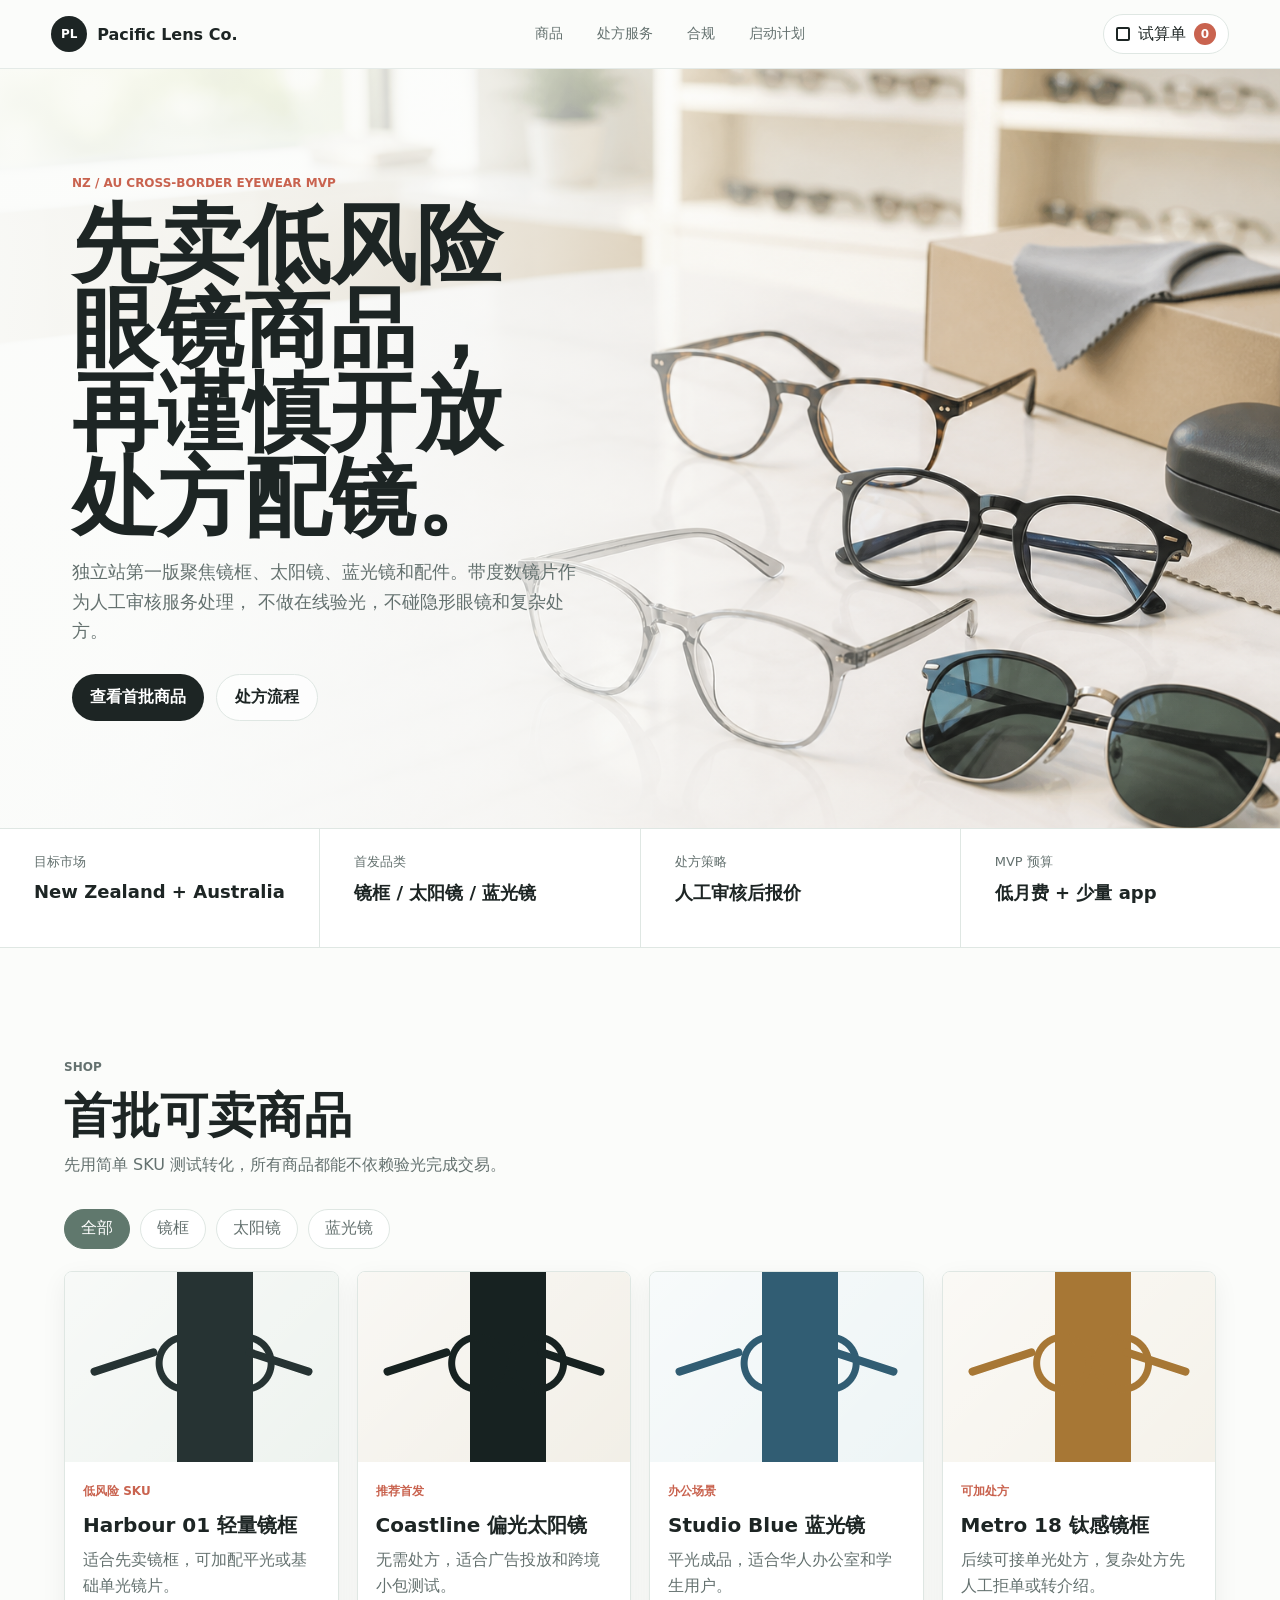
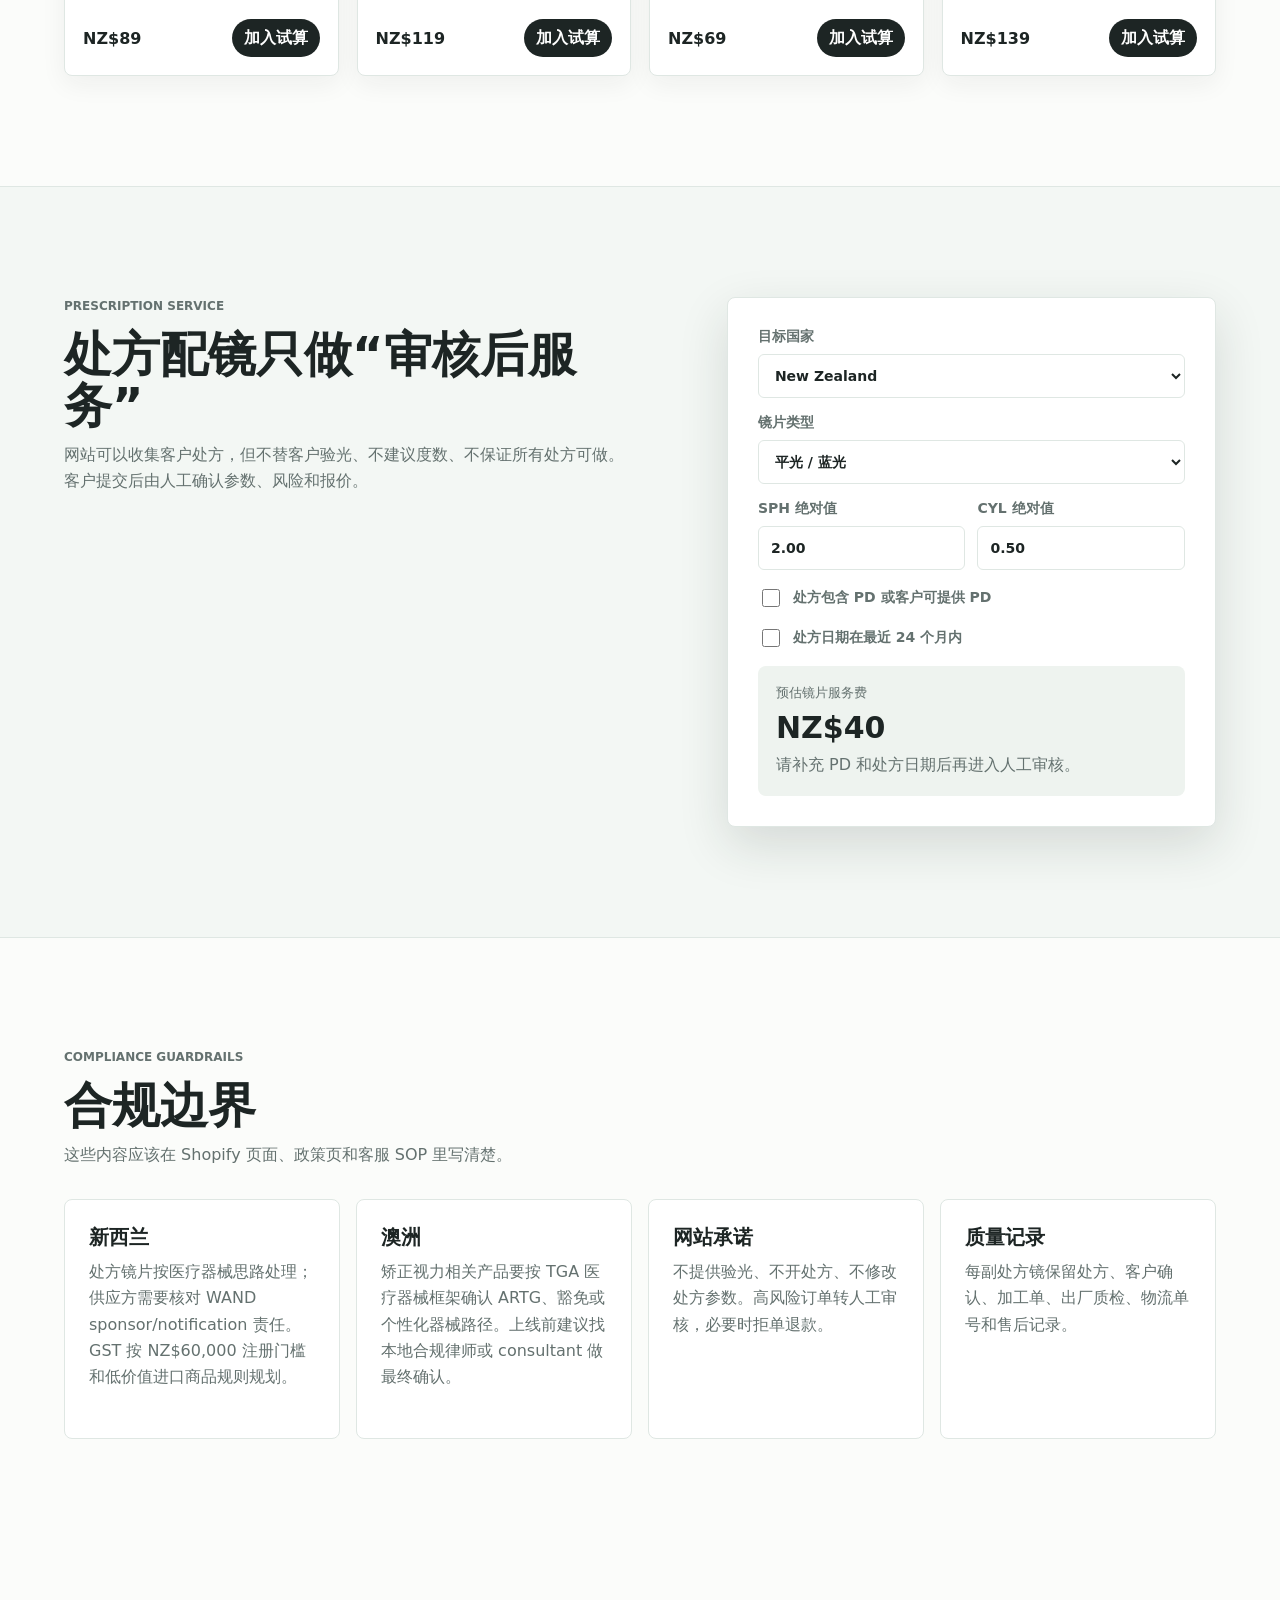
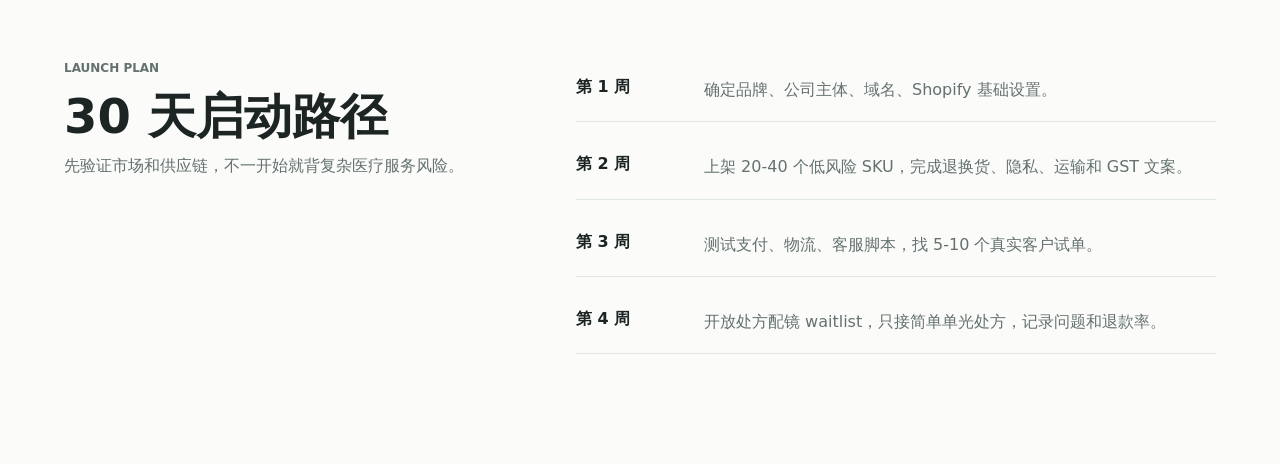
<file: eyewear-preview/index.html>
<!doctype html>
<html lang="zh-Hans">
  <head>
    <meta charset="utf-8" />
    <meta name="viewport" content="width=device-width, initial-scale=1" />
    <title>Pacific Lens Co. | NZ/AU Eyewear MVP</title>
    <meta
      name="description"
      content="A compliance-aware eyewear ecommerce MVP for New Zealand and Australia: frames, sunglasses, blue-light lenses, and controlled prescription fulfillment."
    />
    <link rel="stylesheet" href="styles.css" />
  </head>
  <body>
    <header class="site-header">
      <a class="brand" href="#top" aria-label="Pacific Lens Co. home">
        <span class="brand-mark">PL</span>
        <span>Pacific Lens Co.</span>
      </a>
      <nav class="nav" aria-label="Primary navigation">
        <a href="#shop">商品</a>
        <a href="#prescription">处方服务</a>
        <a href="#compliance">合规</a>
        <a href="#launch">启动计划</a>
      </nav>
      <button class="cart-button" type="button" data-open-cart>
        <span class="cart-icon" aria-hidden="true">□</span>
        <span>试算单</span>
        <strong data-cart-count>0</strong>
      </button>
    </header>

    <main id="top">
      <section class="hero" aria-label="Store overview">
        <img src="assets/hero-eyewear.png" alt="Eyeglass frames and sunglasses arranged on a clean optical retail table" />
        <div class="hero-copy">
          <p class="eyebrow">NZ / AU cross-border eyewear MVP</p>
          <h1>先卖低风险眼镜商品，再谨慎开放处方配镜。</h1>
          <p>
            独立站第一版聚焦镜框、太阳镜、蓝光镜和配件。带度数镜片作为人工审核服务处理，
            不做在线验光，不碰隐形眼镜和复杂处方。
          </p>
          <div class="hero-actions">
            <a class="button primary" href="#shop">查看首批商品</a>
            <a class="button secondary" href="#prescription">处方流程</a>
          </div>
        </div>
      </section>

      <section class="metrics" aria-label="Launch assumptions">
        <div>
          <span>目标市场</span>
          <strong>New Zealand + Australia</strong>
        </div>
        <div>
          <span>首发品类</span>
          <strong>镜框 / 太阳镜 / 蓝光镜</strong>
        </div>
        <div>
          <span>处方策略</span>
          <strong>人工审核后报价</strong>
        </div>
        <div>
          <span>MVP 预算</span>
          <strong>低月费 + 少量 app</strong>
        </div>
      </section>

      <section class="section" id="shop">
        <div class="section-heading">
          <p class="eyebrow">Shop</p>
          <h2>首批可卖商品</h2>
          <p>先用简单 SKU 测试转化，所有商品都能不依赖验光完成交易。</p>
        </div>

        <div class="toolbar" role="group" aria-label="Product filters">
          <button class="filter active" type="button" data-filter="all">全部</button>
          <button class="filter" type="button" data-filter="frame">镜框</button>
          <button class="filter" type="button" data-filter="sunglasses">太阳镜</button>
          <button class="filter" type="button" data-filter="blue">蓝光镜</button>
        </div>

        <div class="product-grid" data-products>
          <article class="product-card" data-category="frame">
            <div class="product-visual acetate"></div>
            <div class="product-body">
              <span class="tag">低风险 SKU</span>
              <h3>Harbour 01 轻量镜框</h3>
              <p>适合先卖镜框，可加配平光或基础单光镜片。</p>
              <div class="product-meta">
                <strong>NZ$89</strong>
                <button type="button" data-add="Harbour 01 轻量镜框" data-price="89">加入试算</button>
              </div>
            </div>
          </article>

          <article class="product-card" data-category="sunglasses">
            <div class="product-visual sun"></div>
            <div class="product-body">
              <span class="tag">推荐首发</span>
              <h3>Coastline 偏光太阳镜</h3>
              <p>无需处方，适合广告投放和跨境小包测试。</p>
              <div class="product-meta">
                <strong>NZ$119</strong>
                <button type="button" data-add="Coastline 偏光太阳镜" data-price="119">加入试算</button>
              </div>
            </div>
          </article>

          <article class="product-card" data-category="blue">
            <div class="product-visual blue"></div>
            <div class="product-body">
              <span class="tag">办公场景</span>
              <h3>Studio Blue 蓝光镜</h3>
              <p>平光成品，适合华人办公室和学生用户。</p>
              <div class="product-meta">
                <strong>NZ$69</strong>
                <button type="button" data-add="Studio Blue 蓝光镜" data-price="69">加入试算</button>
              </div>
            </div>
          </article>

          <article class="product-card" data-category="frame">
            <div class="product-visual metal"></div>
            <div class="product-body">
              <span class="tag">可加处方</span>
              <h3>Metro 18 钛感镜框</h3>
              <p>后续可接单光处方，复杂处方先人工拒单或转介绍。</p>
              <div class="product-meta">
                <strong>NZ$139</strong>
                <button type="button" data-add="Metro 18 钛感镜框" data-price="139">加入试算</button>
              </div>
            </div>
          </article>
        </div>
      </section>

      <section class="section split" id="prescription">
        <div class="section-heading compact">
          <p class="eyebrow">Prescription service</p>
          <h2>处方配镜只做“审核后服务”</h2>
          <p>
            网站可以收集客户处方，但不替客户验光、不建议度数、不保证所有处方可做。
            客户提交后由人工确认参数、风险和报价。
          </p>
        </div>
        <form class="rx-panel" data-rx-form>
          <label>
            目标国家
            <select name="market">
              <option>New Zealand</option>
              <option>Australia</option>
            </select>
          </label>
          <label>
            镜片类型
            <select name="lens">
              <option value="40">平光 / 蓝光</option>
              <option value="90">基础单光处方</option>
              <option value="160">高折射率单光</option>
            </select>
          </label>
          <div class="rx-grid">
            <label>
              SPH 绝对值
              <input name="sph" type="number" min="0" max="12" step="0.25" value="2.00" />
            </label>
            <label>
              CYL 绝对值
              <input name="cyl" type="number" min="0" max="6" step="0.25" value="0.50" />
            </label>
          </div>
          <label class="check-row">
            <input name="pd" type="checkbox" />
            处方包含 PD 或客户可提供 PD
          </label>
          <label class="check-row">
            <input name="recent" type="checkbox" />
            处方日期在最近 24 个月内
          </label>
          <div class="rx-result" aria-live="polite">
            <span>预估镜片服务费</span>
            <strong data-rx-total>NZ$90</strong>
            <p data-rx-note>请补充 PD 和处方日期后再进入人工审核。</p>
          </div>
        </form>
      </section>

      <section class="section" id="compliance">
        <div class="section-heading">
          <p class="eyebrow">Compliance guardrails</p>
          <h2>合规边界</h2>
          <p>这些内容应该在 Shopify 页面、政策页和客服 SOP 里写清楚。</p>
        </div>
        <div class="guardrail-grid">
          <article>
            <h3>新西兰</h3>
            <p>处方镜片按医疗器械思路处理；供应方需要核对 WAND sponsor/notification 责任。GST 按 NZ$60,000 注册门槛和低价值进口商品规则规划。</p>
          </article>
          <article>
            <h3>澳洲</h3>
            <p>矫正视力相关产品要按 TGA 医疗器械框架确认 ARTG、豁免或个性化器械路径。上线前建议找本地合规律师或 consultant 做最终确认。</p>
          </article>
          <article>
            <h3>网站承诺</h3>
            <p>不提供验光、不开处方、不修改处方参数。高风险订单转人工审核，必要时拒单退款。</p>
          </article>
          <article>
            <h3>质量记录</h3>
            <p>每副处方镜保留处方、客户确认、加工单、出厂质检、物流单号和售后记录。</p>
          </article>
        </div>
      </section>

      <section class="section launch" id="launch">
        <div class="section-heading compact">
          <p class="eyebrow">Launch plan</p>
          <h2>30 天启动路径</h2>
          <p>先验证市场和供应链，不一开始就背复杂医疗服务风险。</p>
        </div>
        <ol class="timeline">
          <li><strong>第 1 周</strong><span>确定品牌、公司主体、域名、Shopify 基础设置。</span></li>
          <li><strong>第 2 周</strong><span>上架 20-40 个低风险 SKU，完成退换货、隐私、运输和 GST 文案。</span></li>
          <li><strong>第 3 周</strong><span>测试支付、物流、客服脚本，找 5-10 个真实客户试单。</span></li>
          <li><strong>第 4 周</strong><span>开放处方配镜 waitlist，只接简单单光处方，记录问题和退款率。</span></li>
        </ol>
      </section>
    </main>

    <aside class="cart-drawer" aria-hidden="true" data-cart>
      <div class="cart-panel">
        <button class="close-button" type="button" data-close-cart aria-label="Close cart">×</button>
        <h2>启动试算单</h2>
        <div data-cart-items class="cart-items"></div>
        <div class="cart-total">
          <span>商品小计</span>
          <strong data-cart-total>NZ$0</strong>
        </div>
        <p>这是 MVP 试算，不会真实下单。迁移到 Shopify 后可接入产品变体、支付和税费。</p>
      </div>
    </aside>

    <script src="script.js"></script>
  </body>
</html>
</file>
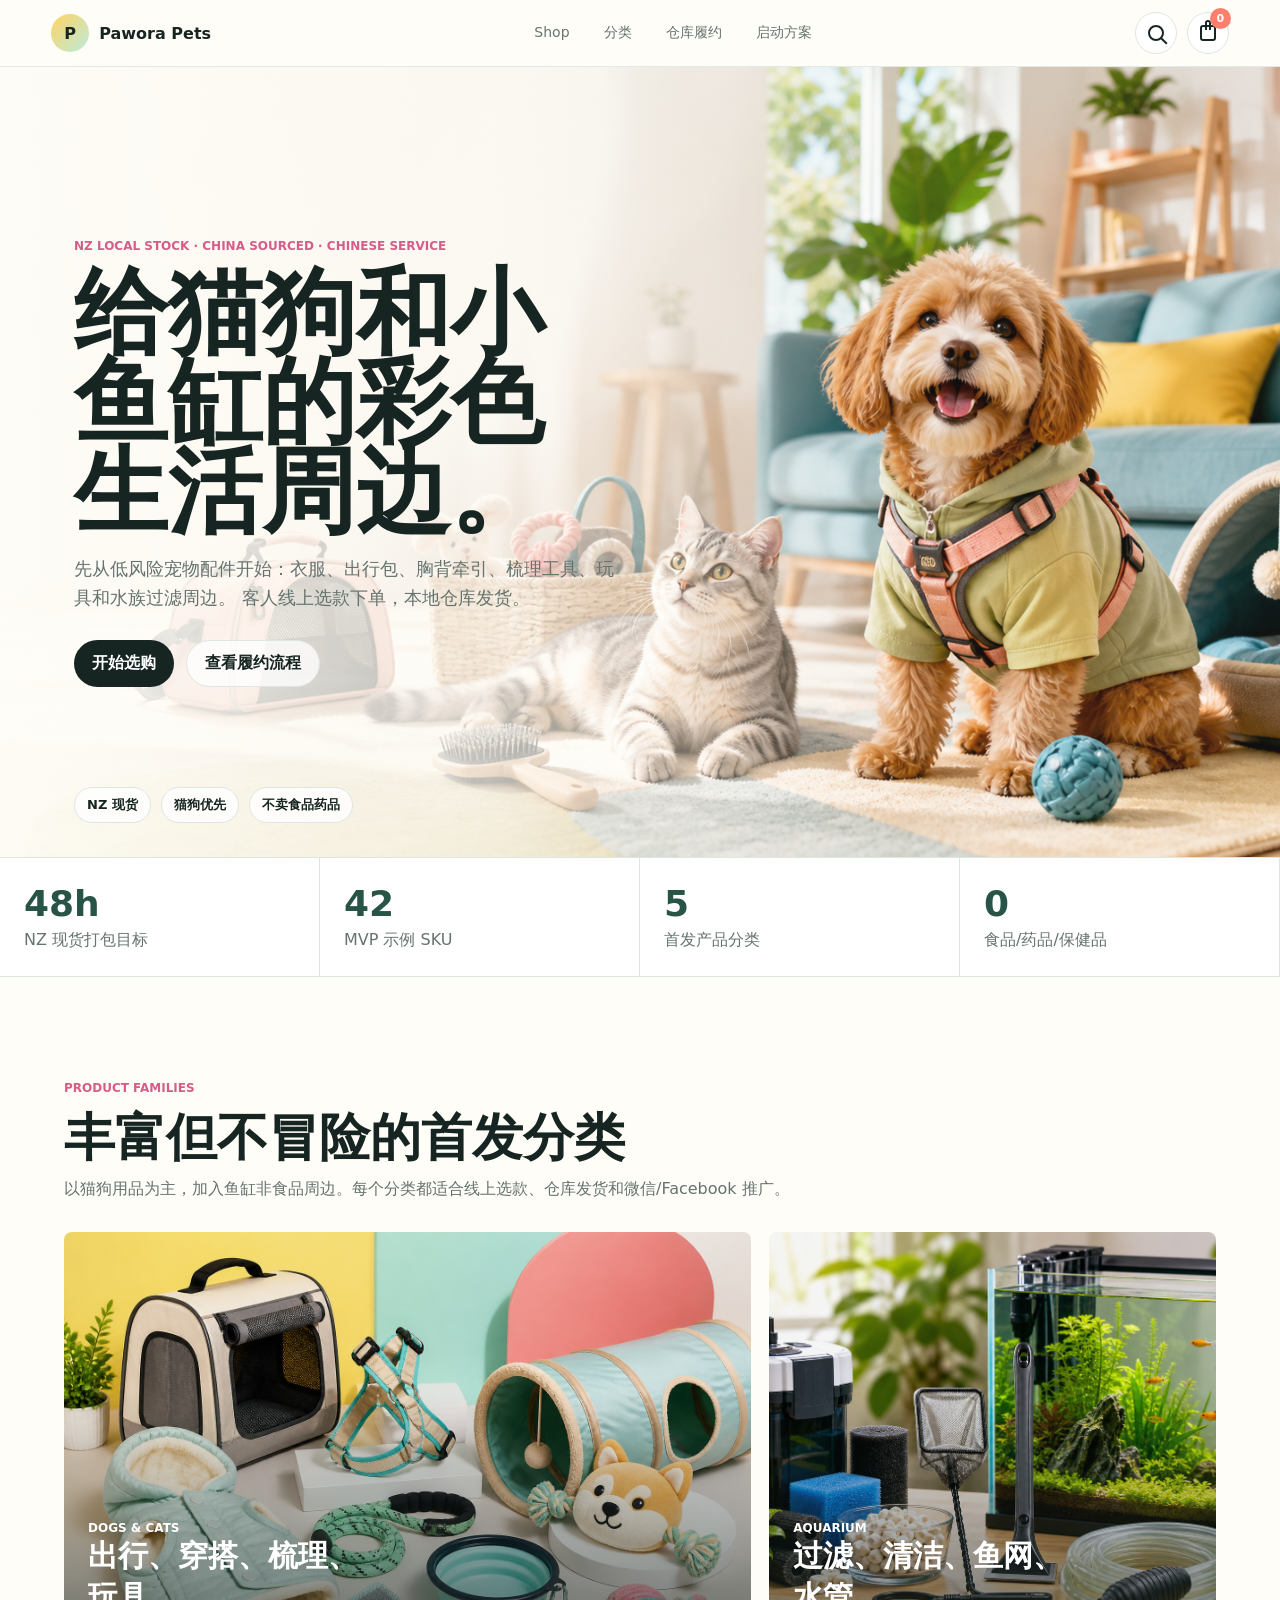
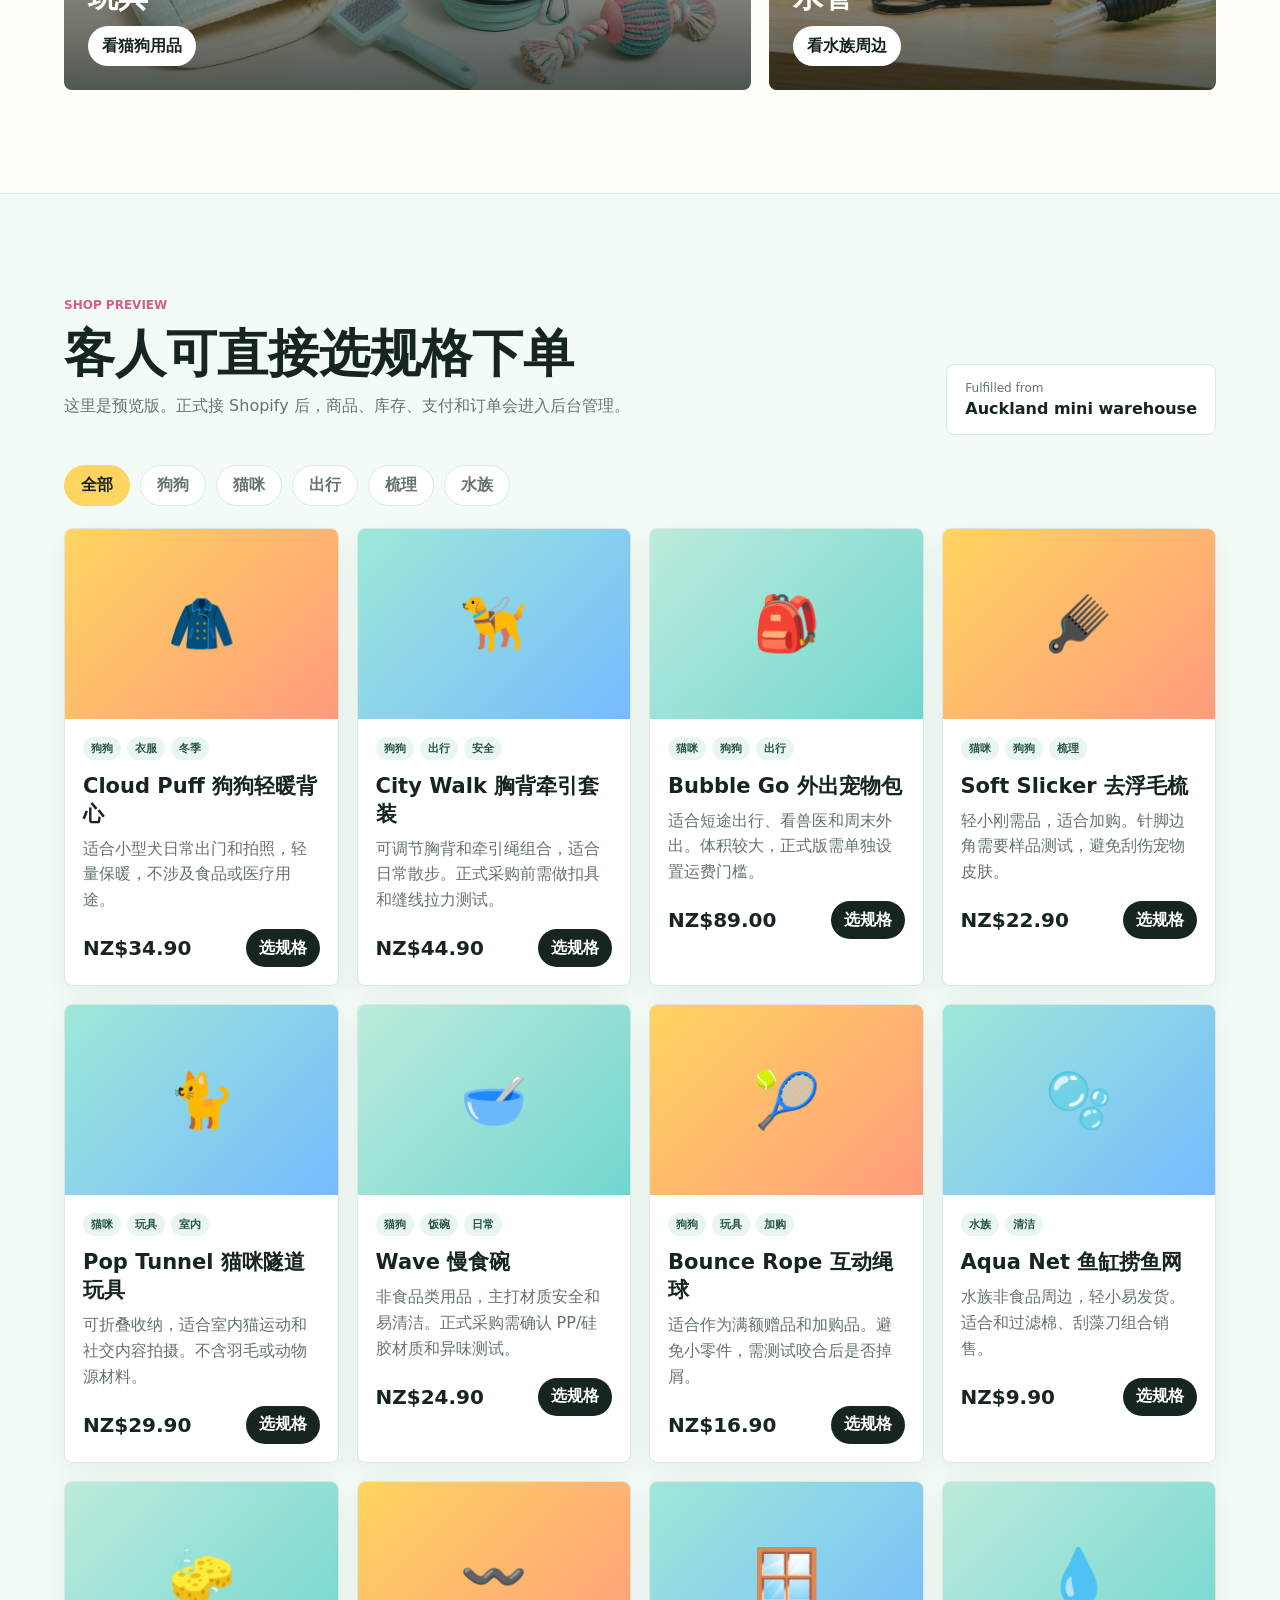
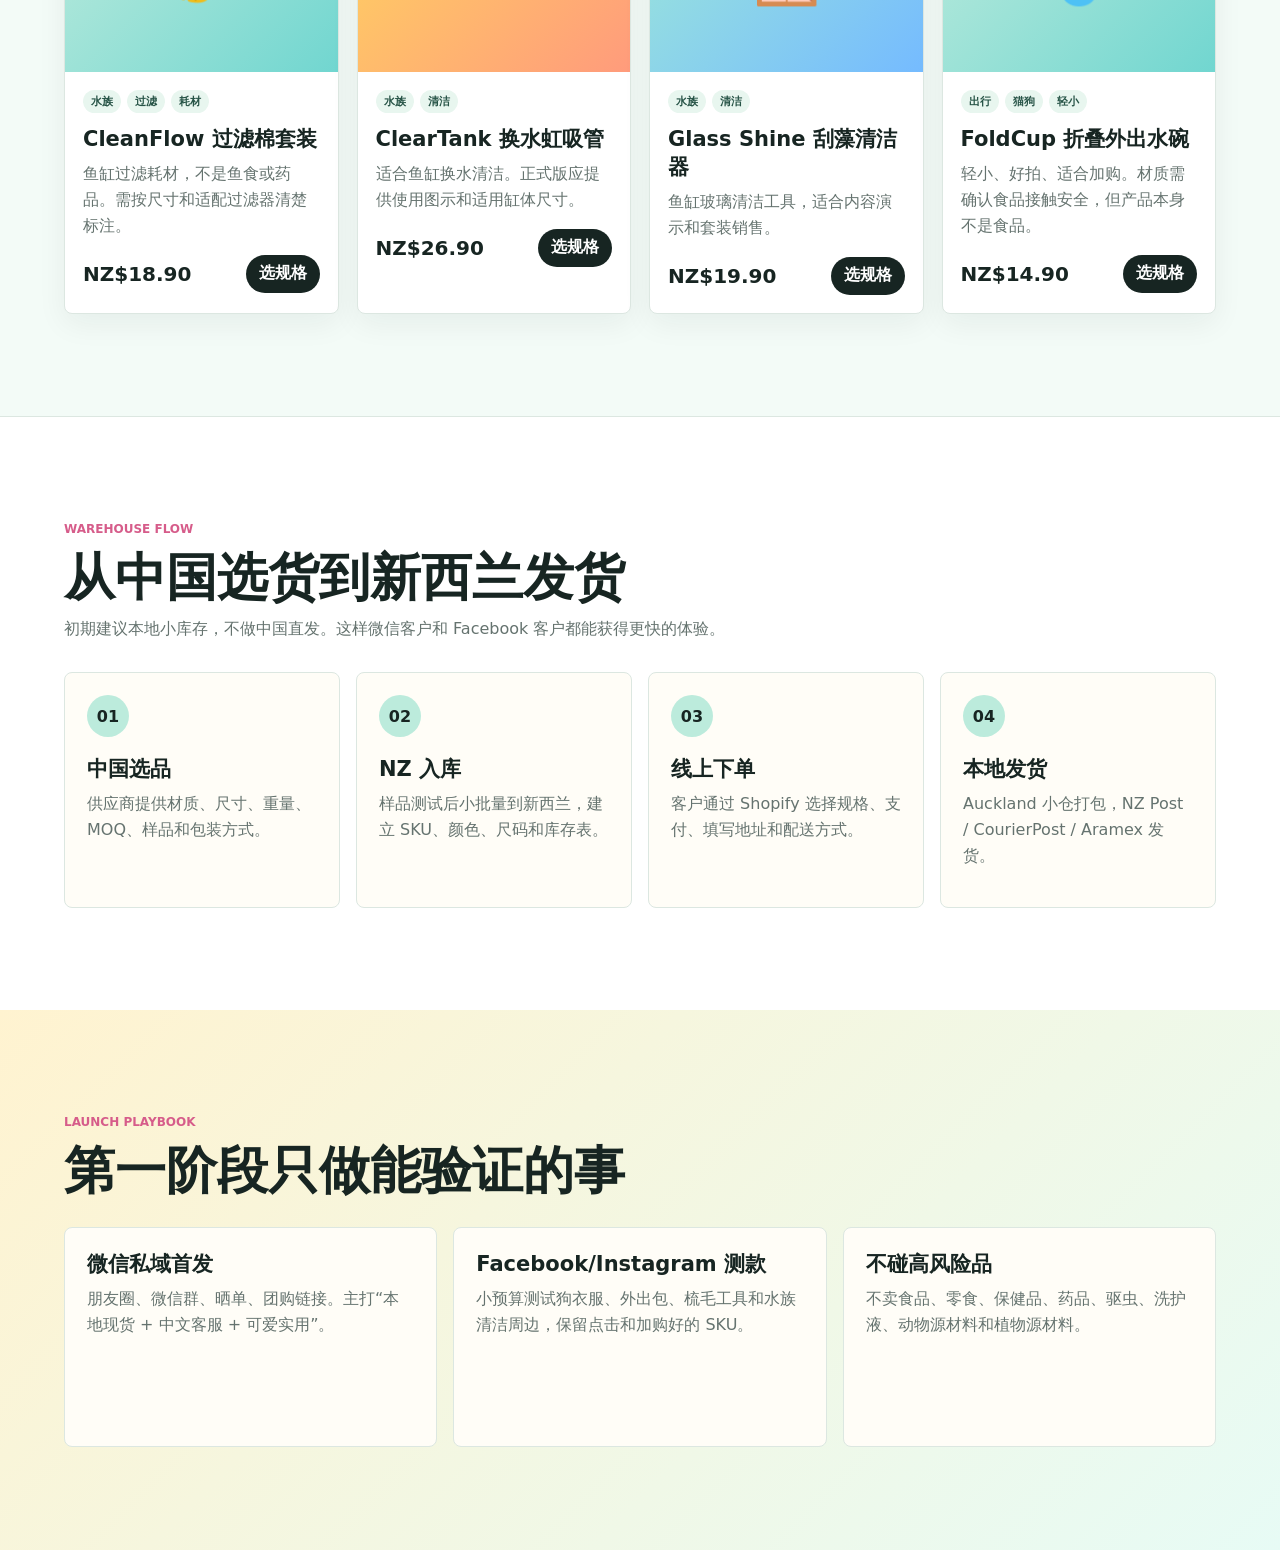
<file: pet-commerce-preview/index.html>
<!doctype html>
<html lang="zh-Hans">
  <head>
    <meta charset="utf-8" />
    <meta name="viewport" content="width=device-width, initial-scale=1" />
    <title>Pawora Pets | NZ/AU Pet Accessories</title>
    <meta
      name="description"
      content="Pawora Pets is a colorful NZ/AU cross-border pet accessories ecommerce preview for dogs, cats, grooming, travel and aquarium accessories."
    />
    <link rel="stylesheet" href="styles.css" />
  </head>
  <body>
    <header class="site-header">
      <a class="brand" href="#top" aria-label="Pawora Pets home">
        <span class="brand-mark">P</span>
        <span>Pawora Pets</span>
      </a>
      <nav class="nav" aria-label="Primary">
        <a href="#shop">Shop</a>
        <a href="#categories">分类</a>
        <a href="#warehouse">仓库履约</a>
        <a href="#launch">启动方案</a>
      </nav>
      <div class="header-actions">
        <button class="icon-button" type="button" data-search-toggle aria-label="Search products" title="Search products">
          <span class="icon-search"></span>
        </button>
        <button class="cart-button" type="button" data-open-cart aria-label="Open cart">
          <span class="icon-bag"></span>
          <strong data-cart-count>0</strong>
        </button>
      </div>
    </header>

    <main id="top">
      <section class="hero">
        <img src="assets/hero-pets.png" alt="Happy dog and cat with pet accessories in a bright living room" />
        <div class="hero-copy">
          <p class="eyebrow">NZ local stock · China sourced · Chinese service</p>
          <h1>给猫狗和小鱼缸的彩色生活周边。</h1>
          <p>
            先从低风险宠物配件开始：衣服、出行包、胸背牵引、梳理工具、玩具和水族过滤周边。
            客人线上选款下单，本地仓库发货。
          </p>
          <div class="hero-actions">
            <a class="button primary" href="#shop">开始选购</a>
            <a class="button ghost" href="#warehouse">查看履约流程</a>
          </div>
        </div>
        <div class="hero-badges" aria-label="Store highlights">
          <span>NZ 现货</span>
          <span>猫狗优先</span>
          <span>不卖食品药品</span>
        </div>
      </section>

      <section class="search-panel" data-search-panel hidden>
        <label>
          搜索产品
          <input type="search" placeholder="例如：外出包、梳子、过滤棉" data-search-input />
        </label>
      </section>

      <section class="quick-stats" aria-label="Store model">
        <div><strong>48h</strong><span>NZ 现货打包目标</span></div>
        <div><strong>42</strong><span>MVP 示例 SKU</span></div>
        <div><strong>5</strong><span>首发产品分类</span></div>
        <div><strong>0</strong><span>食品/药品/保健品</span></div>
      </section>

      <section class="section" id="categories">
        <div class="section-heading">
          <p class="eyebrow">Product families</p>
          <h2>丰富但不冒险的首发分类</h2>
          <p>以猫狗用品为主，加入鱼缸非食品周边。每个分类都适合线上选款、仓库发货和微信/Facebook 推广。</p>
        </div>
        <div class="category-layout">
          <article class="category-tile large">
            <img src="assets/category-pet-gear.png" alt="Pet carriers, clothing, harnesses and toys" />
            <div>
              <span>Dogs & Cats</span>
              <h3>出行、穿搭、梳理、玩具</h3>
              <button type="button" data-jump-filter="dog">看猫狗用品</button>
            </div>
          </article>
          <article class="category-tile aquarium">
            <img src="assets/category-aquarium.png" alt="Aquarium filter and fish tank accessories" />
            <div>
              <span>Aquarium</span>
              <h3>过滤、清洁、鱼网、水管</h3>
              <button type="button" data-jump-filter="aquarium">看水族周边</button>
            </div>
          </article>
        </div>
      </section>

      <section class="section shop-section" id="shop">
        <div class="section-heading row">
          <div>
            <p class="eyebrow">Shop preview</p>
            <h2>客人可直接选规格下单</h2>
            <p>这里是预览版。正式接 Shopify 后，商品、库存、支付和订单会进入后台管理。</p>
          </div>
          <div class="ship-pill">
            <span>Fulfilled from</span>
            <strong>Auckland mini warehouse</strong>
          </div>
        </div>

        <div class="filters" role="group" aria-label="Product category filters">
          <button class="filter active" type="button" data-filter="all">全部</button>
          <button class="filter" type="button" data-filter="dog">狗狗</button>
          <button class="filter" type="button" data-filter="cat">猫咪</button>
          <button class="filter" type="button" data-filter="travel">出行</button>
          <button class="filter" type="button" data-filter="grooming">梳理</button>
          <button class="filter" type="button" data-filter="aquarium">水族</button>
        </div>

        <div class="product-grid" data-product-grid></div>
      </section>

      <section class="section warehouse" id="warehouse">
        <div class="section-heading">
          <p class="eyebrow">Warehouse flow</p>
          <h2>从中国选货到新西兰发货</h2>
          <p>初期建议本地小库存，不做中国直发。这样微信客户和 Facebook 客户都能获得更快的体验。</p>
        </div>
        <div class="flow-grid">
          <article><strong>01</strong><h3>中国选品</h3><p>供应商提供材质、尺寸、重量、MOQ、样品和包装方式。</p></article>
          <article><strong>02</strong><h3>NZ 入库</h3><p>样品测试后小批量到新西兰，建立 SKU、颜色、尺码和库存表。</p></article>
          <article><strong>03</strong><h3>线上下单</h3><p>客户通过 Shopify 选择规格、支付、填写地址和配送方式。</p></article>
          <article><strong>04</strong><h3>本地发货</h3><p>Auckland 小仓打包，NZ Post / CourierPost / Aramex 发货。</p></article>
        </div>
      </section>

      <section class="section launch" id="launch">
        <div class="section-heading">
          <p class="eyebrow">Launch playbook</p>
          <h2>第一阶段只做能验证的事</h2>
        </div>
        <div class="launch-grid">
          <div>
            <h3>微信私域首发</h3>
            <p>朋友圈、微信群、晒单、团购链接。主打“本地现货 + 中文客服 + 可爱实用”。</p>
          </div>
          <div>
            <h3>Facebook/Instagram 测款</h3>
            <p>小预算测试狗衣服、外出包、梳毛工具和水族清洁周边，保留点击和加购好的 SKU。</p>
          </div>
          <div>
            <h3>不碰高风险品</h3>
            <p>不卖食品、零食、保健品、药品、驱虫、洗护液、动物源材料和植物源材料。</p>
          </div>
        </div>
      </section>
    </main>

    <aside class="drawer" data-cart aria-hidden="true">
      <div class="drawer-panel">
        <button class="close-button" type="button" data-close-cart aria-label="Close cart">×</button>
        <h2>购物车预览</h2>
        <div class="cart-items" data-cart-items></div>
        <div class="cart-summary">
          <div><span>商品小计</span><strong data-cart-subtotal>NZ$0.00</strong></div>
          <div><span>NZ 本地配送</span><strong data-cart-shipping>NZ$6.90</strong></div>
          <div class="total"><span>预估合计</span><strong data-cart-total>NZ$0.00</strong></div>
        </div>
        <form class="checkout-form">
          <label>配送区域
            <select data-region>
              <option value="nz">New Zealand local delivery</option>
              <option value="au">Australia quote request</option>
            </select>
          </label>
          <button class="button primary full" type="button" data-checkout>模拟下单到仓库</button>
          <p data-checkout-note>正式版会接 Shopify checkout，并把订单同步到仓库拣货。</p>
        </form>
      </div>
    </aside>

    <dialog class="product-dialog" data-product-dialog>
      <button class="close-button" type="button" data-close-dialog aria-label="Close product">×</button>
      <div class="dialog-grid">
        <div class="dialog-art" data-dialog-art></div>
        <div class="dialog-info">
          <p class="eyebrow" data-dialog-category></p>
          <h2 data-dialog-name></h2>
          <p data-dialog-description></p>
          <div class="option-row">
            <label>颜色
              <select data-option-color></select>
            </label>
            <label>规格
              <select data-option-size></select>
            </label>
          </div>
          <div class="warehouse-note">
            <span>仓库状态</span>
            <strong data-dialog-stock></strong>
          </div>
          <div class="dialog-buy">
            <strong data-dialog-price></strong>
            <button class="button primary" type="button" data-add-selected>加入购物车</button>
          </div>
        </div>
      </div>
    </dialog>

    <script src="script.js"></script>
  </body>
</html>
</file>
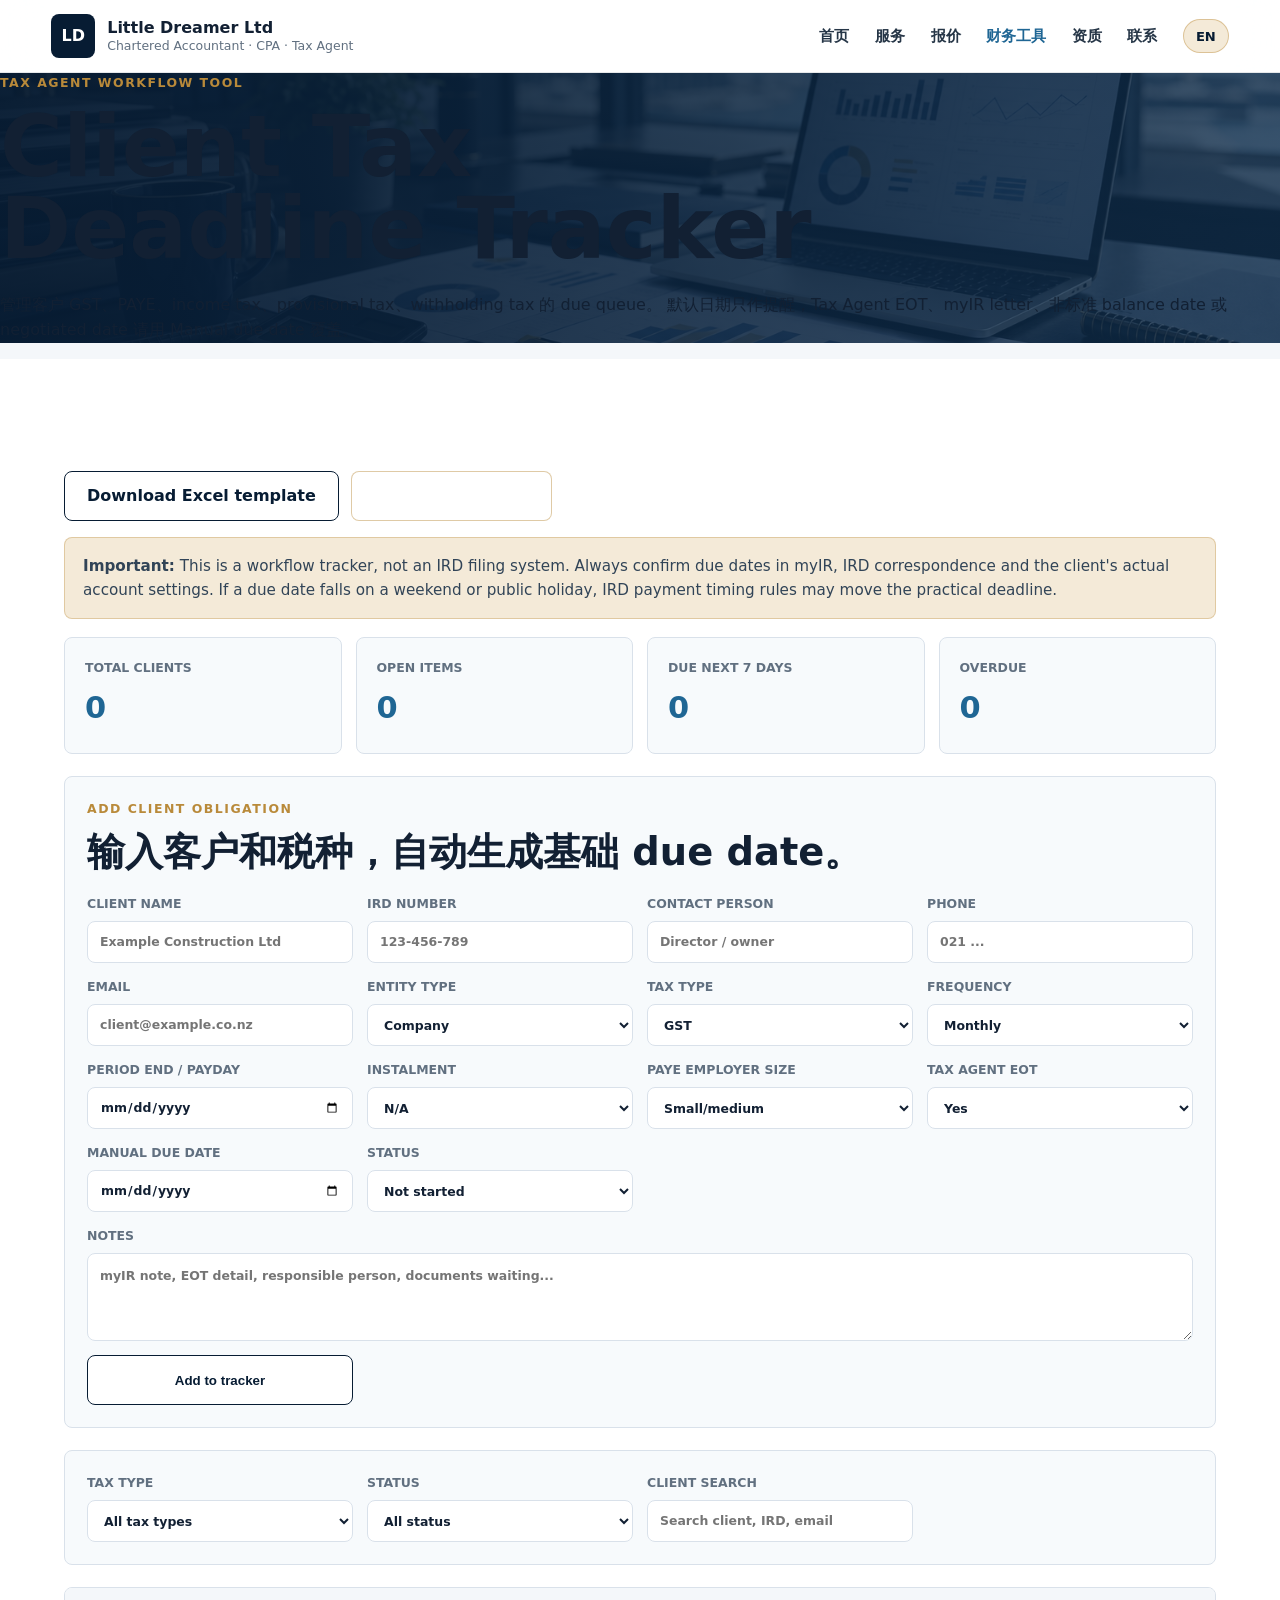
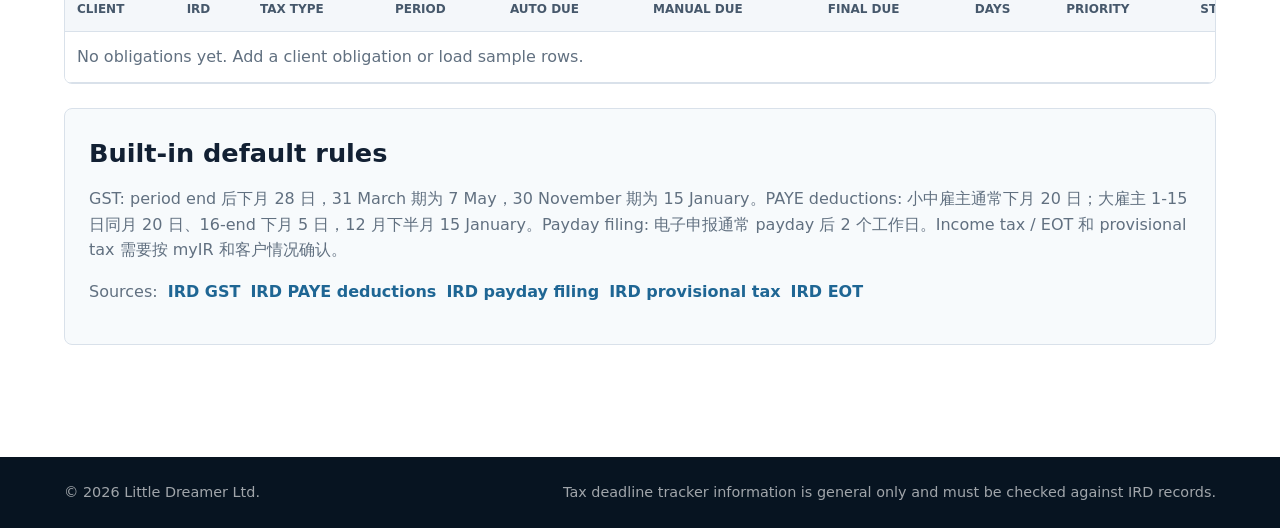
<file: client-tax-deadline-tracker.html>
<!doctype html>
<html lang="zh-Hans">
  <head>
    <meta charset="utf-8">
    <meta name="viewport" content="width=device-width, initial-scale=1">
    <title>Tax Client Deadline Tracker | Little Dreamer Ltd</title>
    <meta name="description" content="Tax agent client deadline tracker for GST, PAYE, income tax, provisional tax and withholding tax obligations.">
    <link rel="stylesheet" href="styles.css?v=11">
    <script defer src="client-tax-deadline-tracker.js?v=1"></script>
  </head>
  <body>
    <header class="site-header">
      <a class="brand" href="index.html" aria-label="Little Dreamer Ltd home">
        <span class="brand-mark">LD</span>
        <span><strong>Little Dreamer Ltd</strong><small>Chartered Accountant · CPA · Tax Agent</small></span>
      </a>
      <nav aria-label="Main navigation">
        <a href="index.html">首页</a>
        <a href="services.html">服务</a>
        <a href="pricing.html">报价</a>
        <a href="tools.html" aria-current="page">财务工具</a>
        <a href="about.html">资质</a>
        <a href="contact.html">联系</a>
        <a class="lang-switch" href="en/client-tax-deadline-tracker.html" hreflang="en">EN</a>
      </nav>
    </header>

    <main>
      <section class="page-hero deadline-hero">
        <p class="eyebrow">Tax agent workflow tool</p>
        <h1>Client Tax Deadline Tracker</h1>
        <p>
          管理客户 GST、PAYE、income tax、provisional tax、withholding tax 的 due queue。
          默认日期只作提醒，Tax Agent EOT、myIR letter、非标准 balance date 或 negotiated date 请用 Manual due date 覆盖。
        </p>
      </section>

      <section class="section deadline-tool-section">
        <div class="deadline-actions">
          <a class="button primary dark-button" href="assets/little-dreamer-tax-deadline-tracker.xlsx" download>Download Excel template</a>
          <button class="button secondary export-button" id="exportCsv" type="button">Export current view CSV</button>
          <button class="button secondary" id="loadSample" type="button">Load sample rows</button>
        </div>

        <div class="deadline-note">
          <strong>Important:</strong>
          This is a workflow tracker, not an IRD filing system. Always confirm due dates in myIR, IRD correspondence and the client's actual account settings. If a due date falls on a weekend or public holiday, IRD payment timing rules may move the practical deadline.
        </div>

        <div class="deadline-summary-grid" aria-label="Deadline summary">
          <article><span>Total clients</span><strong id="totalClients">0</strong></article>
          <article><span>Open items</span><strong id="openItems">0</strong></article>
          <article><span>Due next 7 days</span><strong id="dueSeven">0</strong></article>
          <article><span>Overdue</span><strong id="overdueItems">0</strong></article>
        </div>

        <form class="deadline-form" id="deadlineForm">
          <div class="deadline-form-heading">
            <p class="section-label">Add client obligation</p>
            <h2>输入客户和税种，自动生成基础 due date。</h2>
          </div>
          <label>Client name<input name="clientName" required placeholder="Example Construction Ltd"></label>
          <label>IRD number<input name="irdNumber" placeholder="123-456-789"></label>
          <label>Contact person<input name="contactPerson" placeholder="Director / owner"></label>
          <label>Phone<input name="phone" placeholder="021 ..."></label>
          <label>Email<input name="email" type="email" placeholder="client@example.co.nz"></label>
          <label>Entity type<select name="entityType"><option>Company</option><option>Individual</option><option>Sole trader</option><option>Trust</option><option>Partnership</option><option>Other</option></select></label>
          <label>Tax type<select name="taxType"><option>GST</option><option>PAYE deductions</option><option>Payday filing</option><option>Income tax return</option><option>Provisional tax</option><option>RWT / withholding</option><option>Other</option></select></label>
          <label>Frequency<select name="frequency"><option>Monthly</option><option>2-monthly</option><option>6-monthly</option><option>Annual</option><option>Each payday</option><option>One-off</option></select></label>
          <label>Period end / payday<input name="periodDate" type="date" required></label>
          <label>Instalment<select name="instalment"><option value="">N/A</option><option value="1">Provisional 1</option><option value="2">Provisional 2</option><option value="3">Provisional 3</option></select></label>
          <label>PAYE employer size<select name="employerSize"><option>Small/medium</option><option>Large</option><option>N/A</option></select></label>
          <label>Tax Agent EOT<select name="eot"><option>Yes</option><option>No</option><option>N/A</option></select></label>
          <label>Manual due date<input name="manualDueDate" type="date"></label>
          <label>Status<select name="status"><option>Not started</option><option>Waiting on client</option><option>In progress</option><option>Ready to file/pay</option><option>Filed/Paid</option></select></label>
          <label class="full">Notes<textarea name="notes" rows="3" placeholder="myIR note, EOT detail, responsible person, documents waiting..."></textarea></label>
          <button class="button primary dark-button" type="submit">Add to tracker</button>
        </form>

        <div class="deadline-filter-bar">
          <label>Tax type<select id="filterTax"><option value="">All tax types</option><option>GST</option><option>PAYE deductions</option><option>Payday filing</option><option>Income tax return</option><option>Provisional tax</option><option>RWT / withholding</option><option>Other</option></select></label>
          <label>Status<select id="filterStatus"><option value="">All status</option><option>Not started</option><option>Waiting on client</option><option>In progress</option><option>Ready to file/pay</option><option>Filed/Paid</option></select></label>
          <label>Client search<input id="filterClient" type="search" placeholder="Search client, IRD, email"></label>
        </div>

        <div class="deadline-table-wrap">
          <table class="deadline-table" aria-label="Client tax deadline queue">
            <thead>
              <tr>
                <th>Client</th><th>IRD</th><th>Tax type</th><th>Period</th><th>Auto due</th><th>Manual due</th><th>Final due</th><th>Days</th><th>Priority</th><th>Status</th><th>Contact</th><th>Actions</th>
              </tr>
            </thead>
            <tbody id="deadlineRows"></tbody>
          </table>
        </div>

        <div class="deadline-source-panel">
          <h2>Built-in default rules</h2>
          <p>GST: period end 后下月 28 日，31 March 期为 7 May，30 November 期为 15 January。PAYE deductions: 小中雇主通常下月 20 日；大雇主 1-15 日同月 20 日、16-end 下月 5 日，12 月下半月 15 January。Payday filing: 电子申报通常 payday 后 2 个工作日。Income tax / EOT 和 provisional tax 需要按 myIR 和客户情况确认。</p>
          <p class="source-links">
            Sources:
            <a href="https://www.ird.govt.nz/gst/filing-and-paying-gst-and-refunds/paying-gst">IRD GST</a>
            <a href="https://www.ird.govt.nz/employing-staff/payday-filing/paying-deductions-to-inland-revenue">IRD PAYE deductions</a>
            <a href="https://www.ird.govt.nz/payday">IRD payday filing</a>
            <a href="https://www.ird.govt.nz/income-tax/provisional-tax/paying-your-provisional-tax/payment-dates-for-provisional-tax">IRD provisional tax</a>
            <a href="https://www.ird.govt.nz/topics/intermediaries/extension-of-time-arrangements/filing-for-extensions-of-time-arrangements">IRD EOT</a>
          </p>
        </div>
      </section>
    </main>

    <footer><p>© 2026 Little Dreamer Ltd.</p><p>Tax deadline tracker information is general only and must be checked against IRD records.</p></footer>
  </body>
</html>
</file>
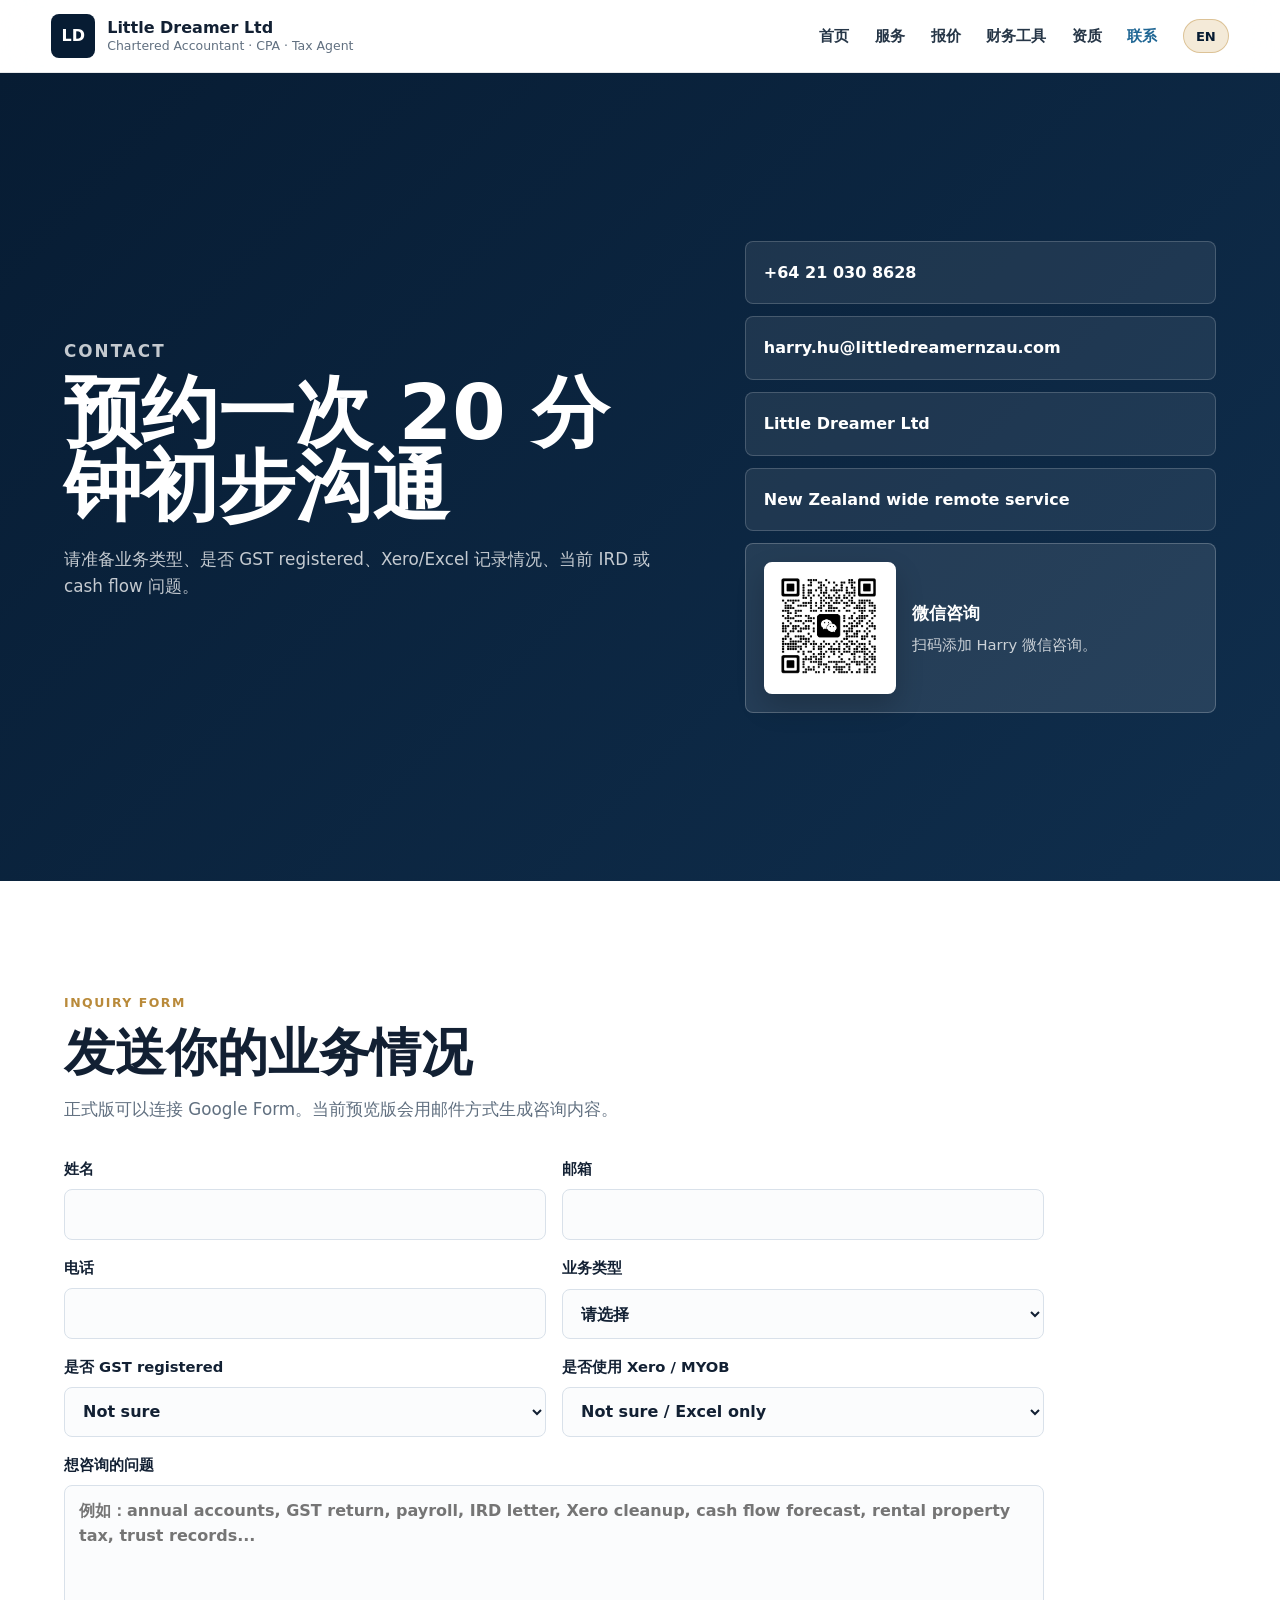
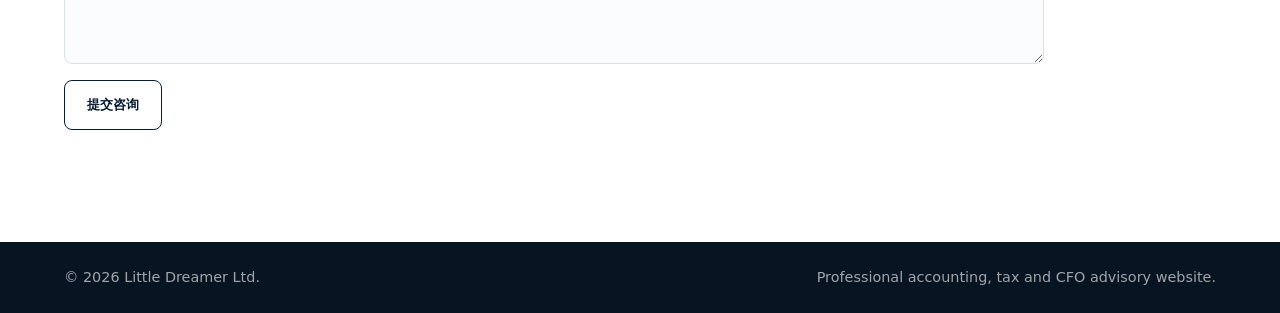
<file: contact.html>
<!doctype html>
<html lang="zh-Hans">
  <head>
    <meta charset="utf-8">
    <meta name="viewport" content="width=device-width, initial-scale=1">
    <title>联系 | Little Dreamer Ltd</title>
    <meta name="description" content="Contact Little Dreamer Ltd for New Zealand accounting, tax and CFO advisory services.">
    <link rel="stylesheet" href="styles.css?v=8">
    <script type="module" src="script.js?v=8"></script>
  </head>
  <body>
    <header class="site-header">
      <a class="brand" href="index.html" aria-label="Little Dreamer Ltd home">
        <span class="brand-mark">LD</span>
        <span><strong>Little Dreamer Ltd</strong><small>Chartered Accountant · CPA · Tax Agent</small></span>
      </a>
      <nav aria-label="Main navigation">
        <a href="index.html">首页</a>
        <a href="services.html">服务</a>
        <a href="pricing.html">报价</a>
        <a href="tools.html">财务工具</a>
        <a href="about.html">资质</a>
        <a href="contact.html" aria-current="page">联系</a>
        <a class="lang-switch" href="en/contact.html" hreflang="en">EN</a>
      </nav>
    </header>
    <main>
      <section class="contact-section contact-page">
        <div class="contact-copy">
          <p class="section-label">Contact</p>
          <h1>预约一次 20 分钟初步沟通</h1>
          <p>请准备业务类型、是否 GST registered、Xero/Excel 记录情况、当前 IRD 或 cash flow 问题。</p>
        </div>
        <div class="contact-panel">
          <a href="tel:+64210308628">+64 21 030 8628</a>
          <a href="mailto:harry.hu@littledreamernzau.com">harry.hu@littledreamernzau.com</a>
          <span>Little Dreamer Ltd</span>
          <span>New Zealand wide remote service</span>
          <div class="wechat-card">
            <img class="wechat-qr" src="assets/wechat-qr.png" alt="Harry Hu WeChat QR code" onerror="this.hidden=true; this.nextElementSibling.hidden=false;">
            <div class="qr-placeholder" aria-label="WeChat QR code placeholder" hidden><span>WeChat QR</span></div>
            <div><strong>微信咨询</strong><p>扫码添加 Harry 微信咨询。</p></div>
          </div>
        </div>
      </section>
      <section class="section inquiry-section">
        <div class="section-heading">
          <p class="section-label">Inquiry Form</p>
          <h2>发送你的业务情况</h2>
          <p>正式版可以连接 Google Form。当前预览版会用邮件方式生成咨询内容。</p>
        </div>
        <form class="inquiry-form" action="mailto:harry.hu@littledreamernzau.com" method="post" enctype="text/plain">
          <label>
            <span>姓名</span>
            <input name="Name" type="text" autocomplete="name" required>
          </label>
          <label>
            <span>邮箱</span>
            <input name="Email" type="email" autocomplete="email" required>
          </label>
          <label>
            <span>电话</span>
            <input name="Phone" type="tel" autocomplete="tel">
          </label>
          <label>
            <span>业务类型</span>
            <select name="Business type" required>
              <option value="">请选择</option>
              <option>Construction / Tradies</option>
              <option>FMCG / Retail / Wholesale</option>
              <option>Professional services: immigration, investment, legal, consulting</option>
              <option>IT / Contractor / Technology</option>
              <option>International company / NZ branch</option>
              <option>Rental property / Trust / Property development</option>
              <option>Payroll / HR / Employer compliance</option>
              <option>Other</option>
            </select>
          </label>
          <label>
            <span>是否 GST registered</span>
            <select name="GST registered">
              <option>Not sure</option>
              <option>Yes</option>
              <option>No</option>
            </select>
          </label>
          <label>
            <span>是否使用 Xero / MYOB</span>
            <select name="Accounting software">
              <option>Not sure / Excel only</option>
              <option>Xero</option>
              <option>MYOB</option>
              <option>Other software</option>
            </select>
          </label>
          <label class="full">
            <span>想咨询的问题</span>
            <textarea name="Message" rows="6" placeholder="例如：annual accounts, GST return, payroll, IRD letter, Xero cleanup, cash flow forecast, rental property tax, trust records..."></textarea>
          </label>
          <button class="button primary form-button" type="submit">提交咨询</button>
        </form>
      </section>
    </main>
    <footer><p>© 2026 Little Dreamer Ltd.</p><p>Professional accounting, tax and CFO advisory website.</p></footer>
  </body>
</html>
</file>
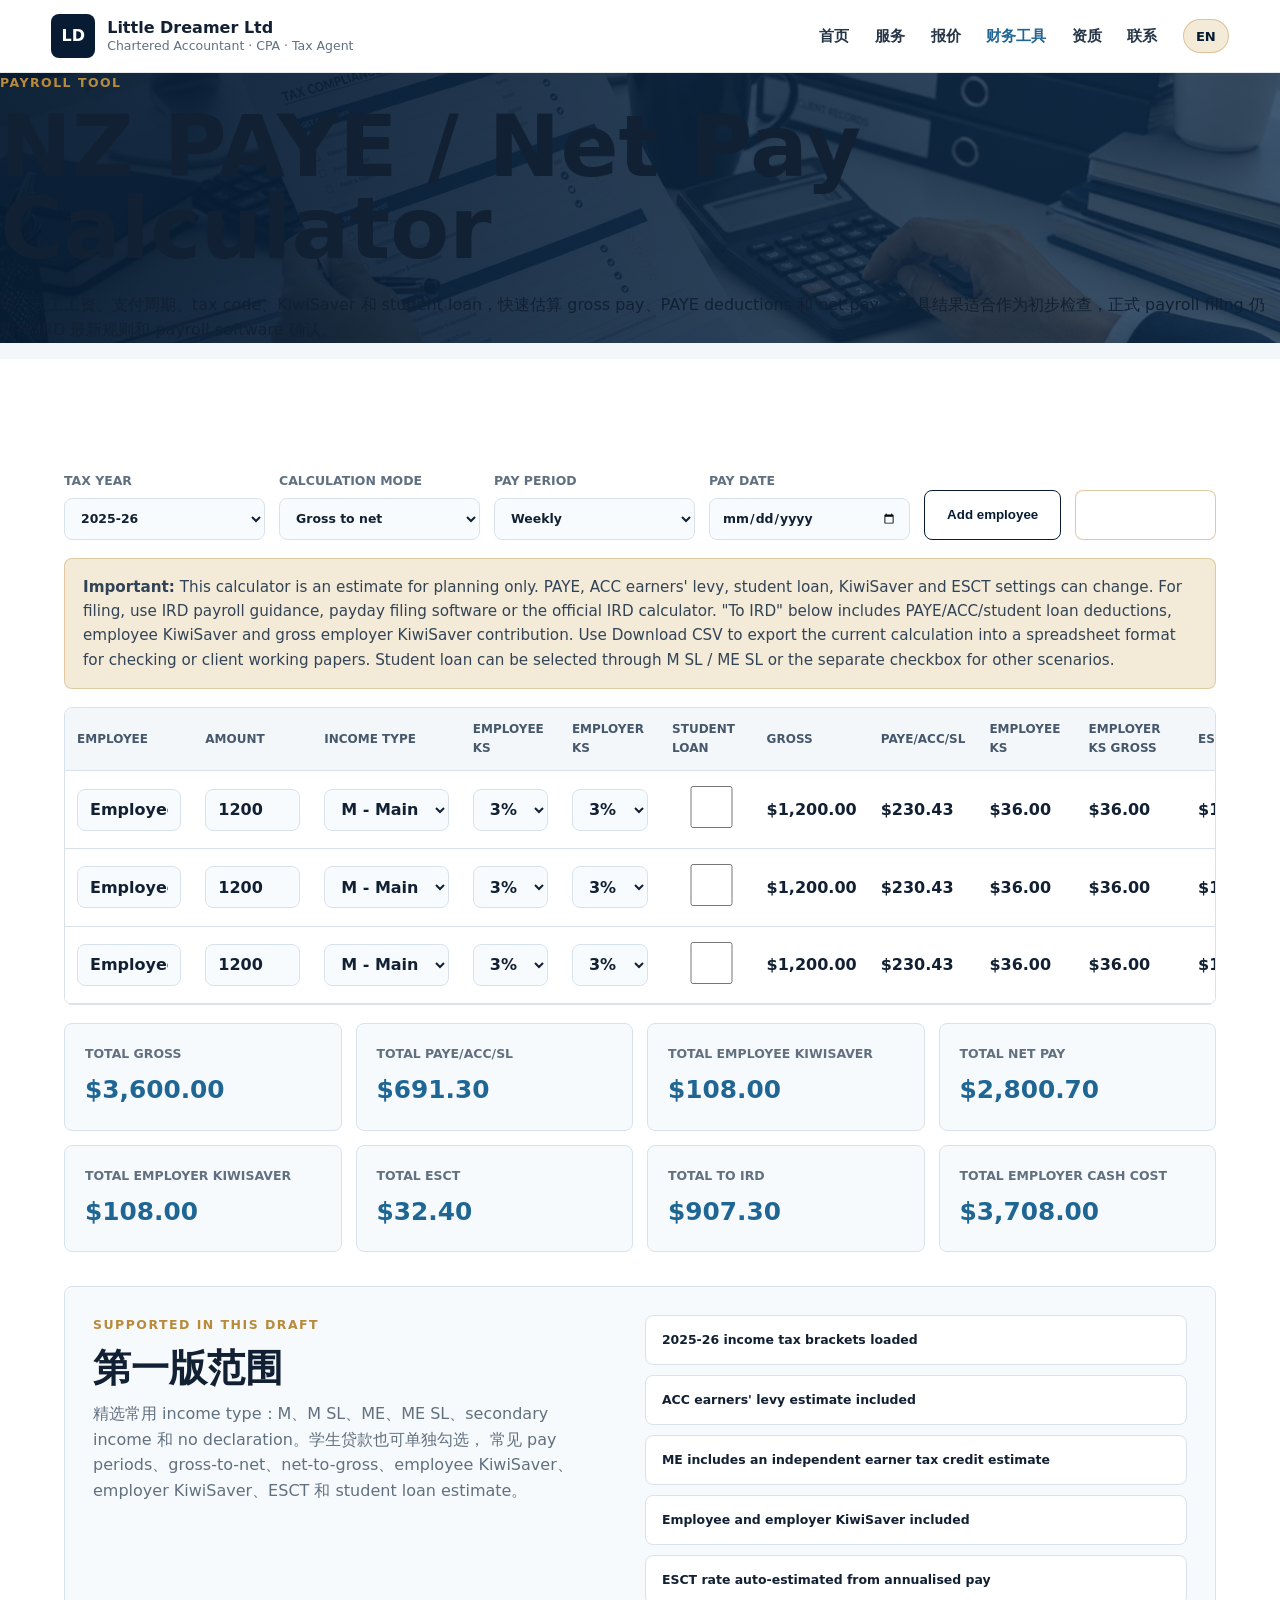
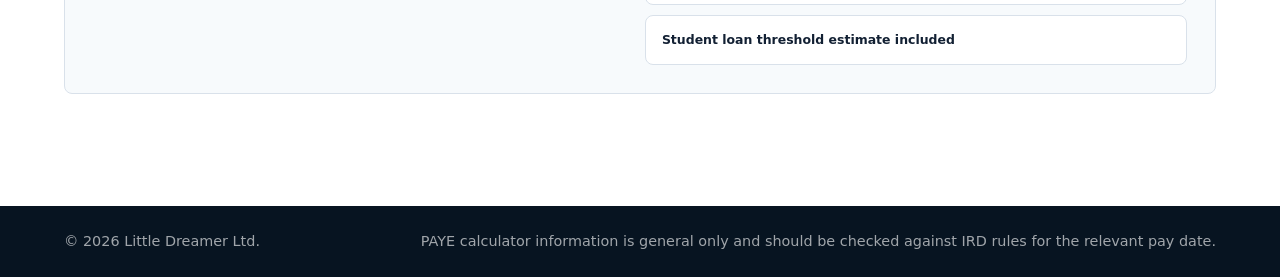
<file: paye-calculator.html>
<!doctype html>
<html lang="zh-Hans">
  <head>
    <meta charset="utf-8">
    <meta name="viewport" content="width=device-width, initial-scale=1">
    <title>PAYE Net Pay Calculator | Little Dreamer Ltd</title>
    <meta name="description" content="New Zealand PAYE, net pay, gross pay, KiwiSaver and student loan estimate tool by Little Dreamer Ltd.">
    <link rel="stylesheet" href="styles.css?v=10">
    <script defer src="paye-calculator.js?v=4"></script>
  </head>
  <body>
    <header class="site-header">
      <a class="brand" href="index.html" aria-label="Little Dreamer Ltd home">
        <span class="brand-mark">LD</span>
        <span><strong>Little Dreamer Ltd</strong><small>Chartered Accountant · CPA · Tax Agent</small></span>
      </a>
      <nav aria-label="Main navigation">
        <a href="index.html">首页</a>
        <a href="services.html">服务</a>
        <a href="pricing.html">报价</a>
        <a href="tools.html" aria-current="page">财务工具</a>
        <a href="about.html">资质</a>
        <a href="contact.html">联系</a>
        <a class="lang-switch" href="en/paye-calculator.html" hreflang="en">EN</a>
      </nav>
    </header>

    <main>
      <section class="page-hero paye-hero">
        <p class="eyebrow">Payroll tool</p>
        <h1>NZ PAYE / Net Pay Calculator</h1>
        <p>
          输入员工工资、支付周期、tax code、KiwiSaver 和 student loan，快速估算 gross pay、PAYE deductions 和 net pay。
          工具结果适合作为初步检查，正式 payroll filing 仍需按 IRD 最新规则和 payroll software 确认。
        </p>
      </section>

      <section class="section paye-tool-section">
        <div class="paye-toolbar">
          <label>
            Tax year
            <select id="taxYear">
              <option value="2025-26">2025-26</option>
              <option value="2026-27">2026-27 draft</option>
            </select>
          </label>
          <label>
            Calculation mode
            <select id="calcMode">
              <option value="grossToNet">Gross to net</option>
              <option value="netToGross">Net to gross</option>
            </select>
          </label>
          <label>
            Pay period
            <select id="payPeriod">
              <option value="52">Weekly</option>
              <option value="26">Fortnightly</option>
              <option value="13">Four-weekly</option>
              <option value="12">Monthly</option>
              <option value="1">Annual</option>
            </select>
          </label>
          <label>
            Pay date
            <input id="payDate" type="date">
          </label>
          <button class="button primary dark-button" id="addEmployee" type="button">Add employee</button>
          <button class="button secondary export-button" id="downloadCsv" type="button">Download CSV</button>
        </div>

        <div class="paye-note">
          <strong>Important:</strong>
          This calculator is an estimate for planning only. PAYE, ACC earners' levy, student loan, KiwiSaver and ESCT settings can change.
          For filing, use IRD payroll guidance, payday filing software or the official IRD calculator.
          "To IRD" below includes PAYE/ACC/student loan deductions, employee KiwiSaver and gross employer KiwiSaver contribution.
          Use Download CSV to export the current calculation into a spreadsheet format for checking or client working papers.
          Student loan can be selected through M SL / ME SL or the separate checkbox for other scenarios.
        </div>

        <div class="paye-table-wrap">
          <table class="paye-table" aria-label="PAYE employee calculator">
            <thead>
              <tr>
                <th>Employee</th>
                <th>Amount</th>
                <th>Income type</th>
                <th>Employee KS</th>
                <th>Employer KS</th>
                <th>Student loan</th>
                <th>Gross</th>
                <th>PAYE/ACC/SL</th>
                <th>Employee KS</th>
                <th>Employer KS gross</th>
                <th>ESCT</th>
                <th>Employer KS net</th>
                <th>Net pay</th>
                <th>To IRD</th>
                <th></th>
              </tr>
            </thead>
            <tbody id="employeeRows"></tbody>
          </table>
        </div>

        <div class="paye-summary-grid">
          <article>
            <span>Total gross</span>
            <strong id="totalGross">$0.00</strong>
          </article>
          <article>
            <span>Total PAYE/ACC/SL</span>
            <strong id="totalPaye">$0.00</strong>
          </article>
          <article>
            <span>Total employee KiwiSaver</span>
            <strong id="totalEmployeeKiwiSaver">$0.00</strong>
          </article>
          <article>
            <span>Total net pay</span>
            <strong id="totalNet">$0.00</strong>
          </article>
          <article>
            <span>Total employer KiwiSaver</span>
            <strong id="totalEmployerKiwiSaver">$0.00</strong>
          </article>
          <article>
            <span>Total ESCT</span>
            <strong id="totalEsct">$0.00</strong>
          </article>
          <article>
            <span>Total to IRD</span>
            <strong id="totalIrd">$0.00</strong>
          </article>
          <article>
            <span>Total employer cash cost</span>
            <strong id="totalEmployerCost">$0.00</strong>
          </article>
        </div>

        <div class="paye-detail-panel">
          <div>
            <p class="section-label">Supported in this draft</p>
            <h2>第一版范围</h2>
            <p>
              精选常用 income type：M、M SL、ME、ME SL、secondary income 和 no declaration。学生贷款也可单独勾选，
              常见 pay periods、gross-to-net、net-to-gross、employee KiwiSaver、employer KiwiSaver、ESCT 和 student loan estimate。
            </p>
          </div>
          <div class="paye-rules">
            <span>2025-26 income tax brackets loaded</span>
            <span>ACC earners' levy estimate included</span>
            <span>ME includes an independent earner tax credit estimate</span>
            <span>Employee and employer KiwiSaver included</span>
            <span>ESCT rate auto-estimated from annualised pay</span>
            <span>Student loan threshold estimate included</span>
          </div>
        </div>
      </section>
    </main>

    <footer>
      <p>© 2026 Little Dreamer Ltd.</p>
      <p>PAYE calculator information is general only and should be checked against IRD rules for the relevant pay date.</p>
    </footer>
  </body>
</html>
</file>
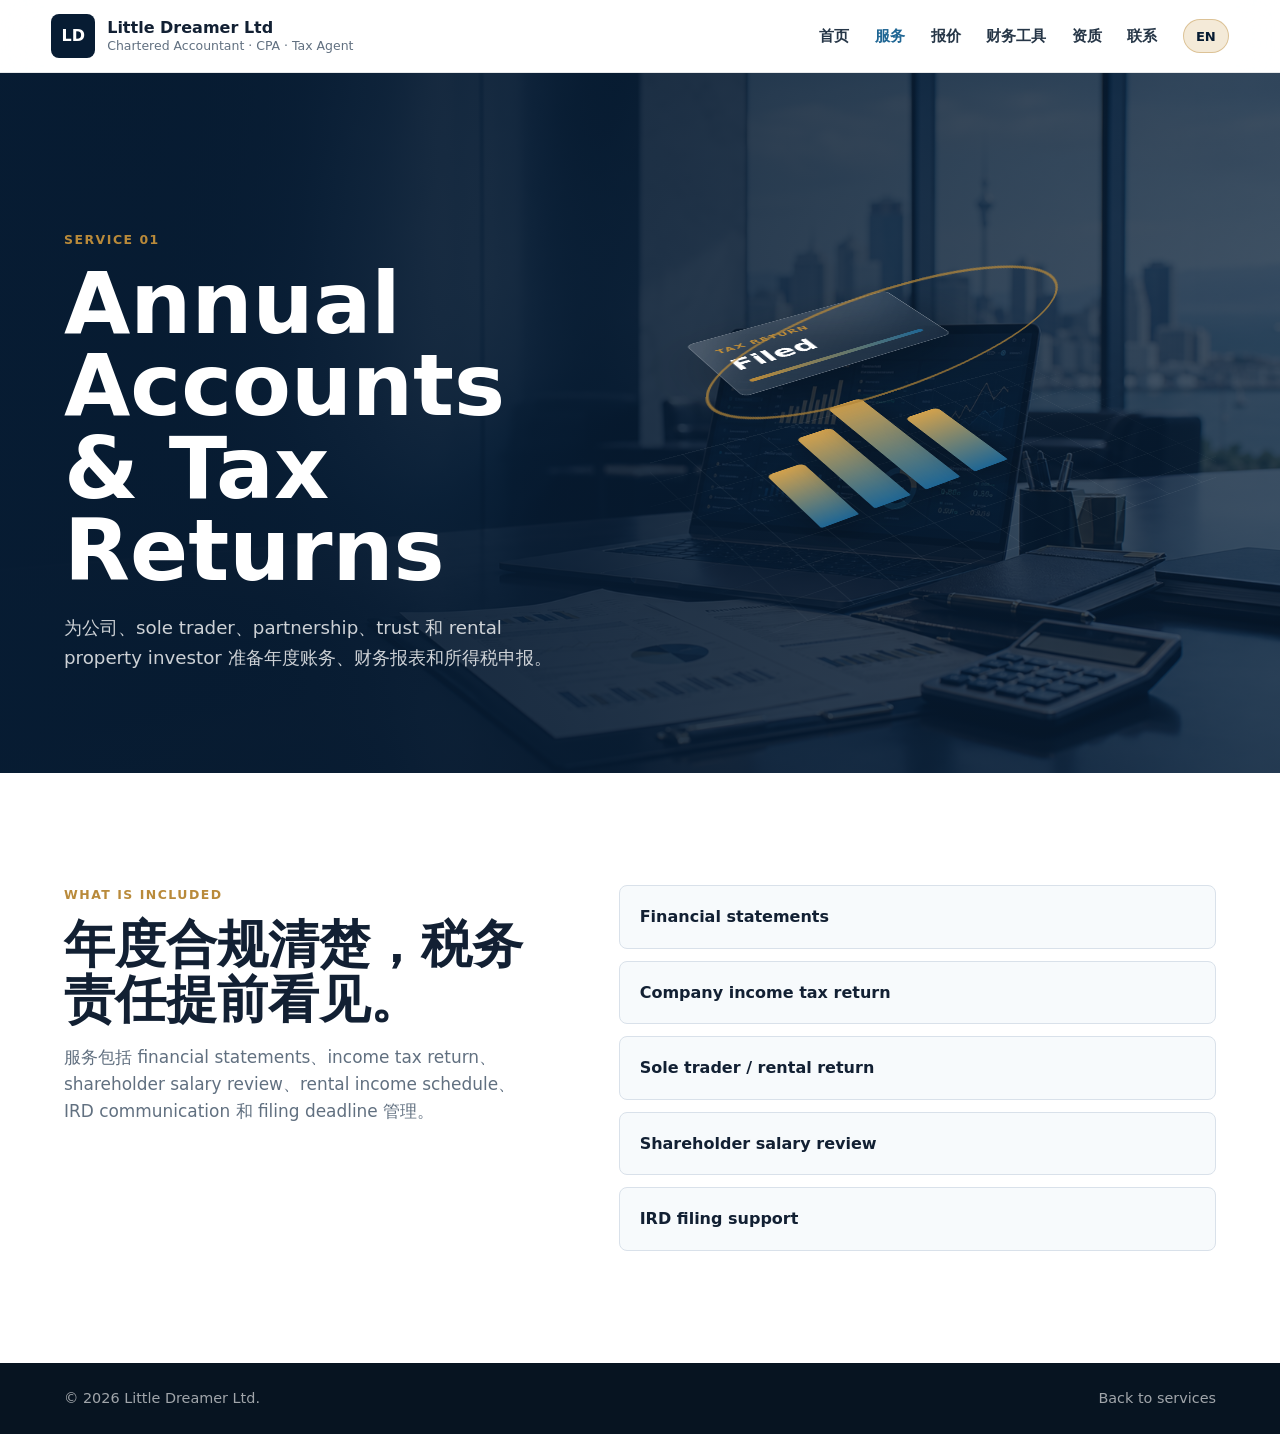
<file: service-annual-tax.html>
<!doctype html>
<html lang="zh-Hans">
  <head>
    <meta charset="utf-8">
    <meta name="viewport" content="width=device-width, initial-scale=1">
    <title>Annual Accounts & Tax Returns | Little Dreamer Ltd</title>
    <meta name="description" content="Annual accounts and income tax return services for New Zealand companies, sole traders and rental property investors.">
    <link rel="stylesheet" href="styles.css?v=8">
    <script type="module" src="script.js?v=8"></script>
  </head>
  <body>
    <header class="site-header">
      <a class="brand" href="index.html"><span class="brand-mark">LD</span><span><strong>Little Dreamer Ltd</strong><small>Chartered Accountant · CPA · Tax Agent</small></span></a>
      <nav><a href="index.html">首页</a><a href="services.html" aria-current="page">服务</a><a href="pricing.html">报价</a>
        <a href="tools.html">财务工具</a>
        <a href="about.html">资质</a><a href="contact.html">联系</a><a class="lang-switch" href="en/service-annual-tax.html" hreflang="en">EN</a></nav>
    </header>
    <main>
      <section class="service-page-hero">
        <div class="service-page-copy">
          <p class="eyebrow">Service 01</p>
          <h1>Annual Accounts & Tax Returns</h1>
          <p>为公司、sole trader、partnership、trust 和 rental property investor 准备年度账务、财务报表和所得税申报。</p>
        </div>
        <div class="css-3d-stage small" aria-hidden="true"><div class="dashboard-plane"><div class="glass-panel panel-main"><span>Tax Return</span><strong>Filed</strong><i></i></div><div class="bar-field"><b style="--h:48%"></b><b style="--h:68%"></b><b style="--h:84%"></b><b style="--h:56%"></b></div><div class="orbit-ring ring-one"></div></div></div>
      </section>
      <section class="section service-split">
        <div><p class="section-label">What is included</p><h2>年度合规清楚，税务责任提前看见。</h2><p>服务包括 financial statements、income tax return、shareholder salary review、rental income schedule、IRD communication 和 filing deadline 管理。</p></div>
        <div class="deliverable-list"><span>Financial statements</span><span>Company income tax return</span><span>Sole trader / rental return</span><span>Shareholder salary review</span><span>IRD filing support</span></div>
      </section>
    </main>
    <footer><p>© 2026 Little Dreamer Ltd.</p><p><a href="services.html">Back to services</a></p></footer>
  </body>
</html>
</file>
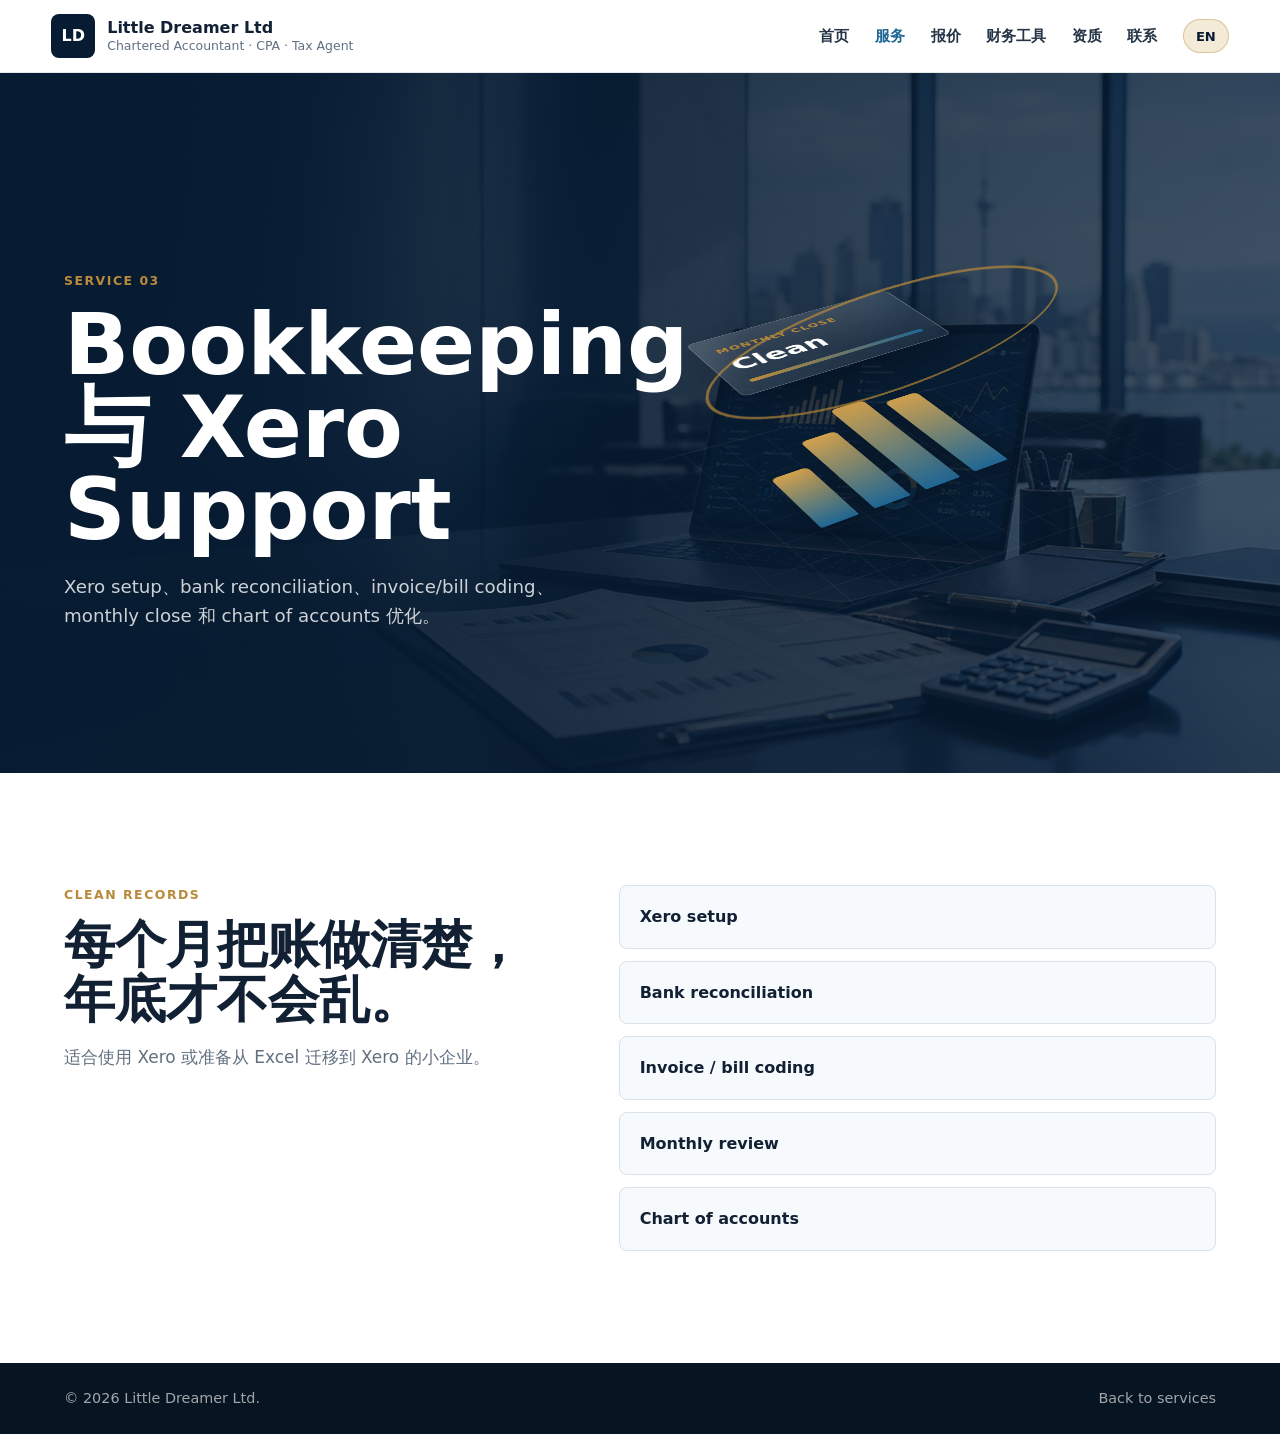
<file: service-bookkeeping.html>
<!doctype html>
<html lang="zh-Hans">
  <head><meta charset="utf-8"><meta name="viewport" content="width=device-width, initial-scale=1"><title>Bookkeeping & Xero | Little Dreamer Ltd</title><link rel="stylesheet" href="styles.css?v=8"><script type="module" src="script.js?v=8"></script></head>
  <body><header class="site-header"><a class="brand" href="index.html"><span class="brand-mark">LD</span><span><strong>Little Dreamer Ltd</strong><small>Chartered Accountant · CPA · Tax Agent</small></span></a><nav><a href="index.html">首页</a><a href="services.html" aria-current="page">服务</a><a href="pricing.html">报价</a>
        <a href="tools.html">财务工具</a>
        <a href="about.html">资质</a><a href="contact.html">联系</a><a class="lang-switch" href="en/service-bookkeeping.html" hreflang="en">EN</a></nav></header>
  <main><section class="service-page-hero"><div class="service-page-copy"><p class="eyebrow">Service 03</p><h1>Bookkeeping 与 Xero Support</h1><p>Xero setup、bank reconciliation、invoice/bill coding、monthly close 和 chart of accounts 优化。</p></div><div class="css-3d-stage small" aria-hidden="true"><div class="dashboard-plane"><div class="glass-panel panel-main"><span>Monthly Close</span><strong>Clean</strong><i></i></div><div class="bar-field"><b style="--h:44%"></b><b style="--h:64%"></b><b style="--h:82%"></b><b style="--h:74%"></b></div><div class="orbit-ring ring-one"></div></div></div></section><section class="section service-split"><div><p class="section-label">Clean Records</p><h2>每个月把账做清楚，年底才不会乱。</h2><p>适合使用 Xero 或准备从 Excel 迁移到 Xero 的小企业。</p></div><div class="deliverable-list"><span>Xero setup</span><span>Bank reconciliation</span><span>Invoice / bill coding</span><span>Monthly review</span><span>Chart of accounts</span></div></section></main><footer><p>© 2026 Little Dreamer Ltd.</p><p><a href="services.html">Back to services</a></p></footer></body>
</html>
</file>
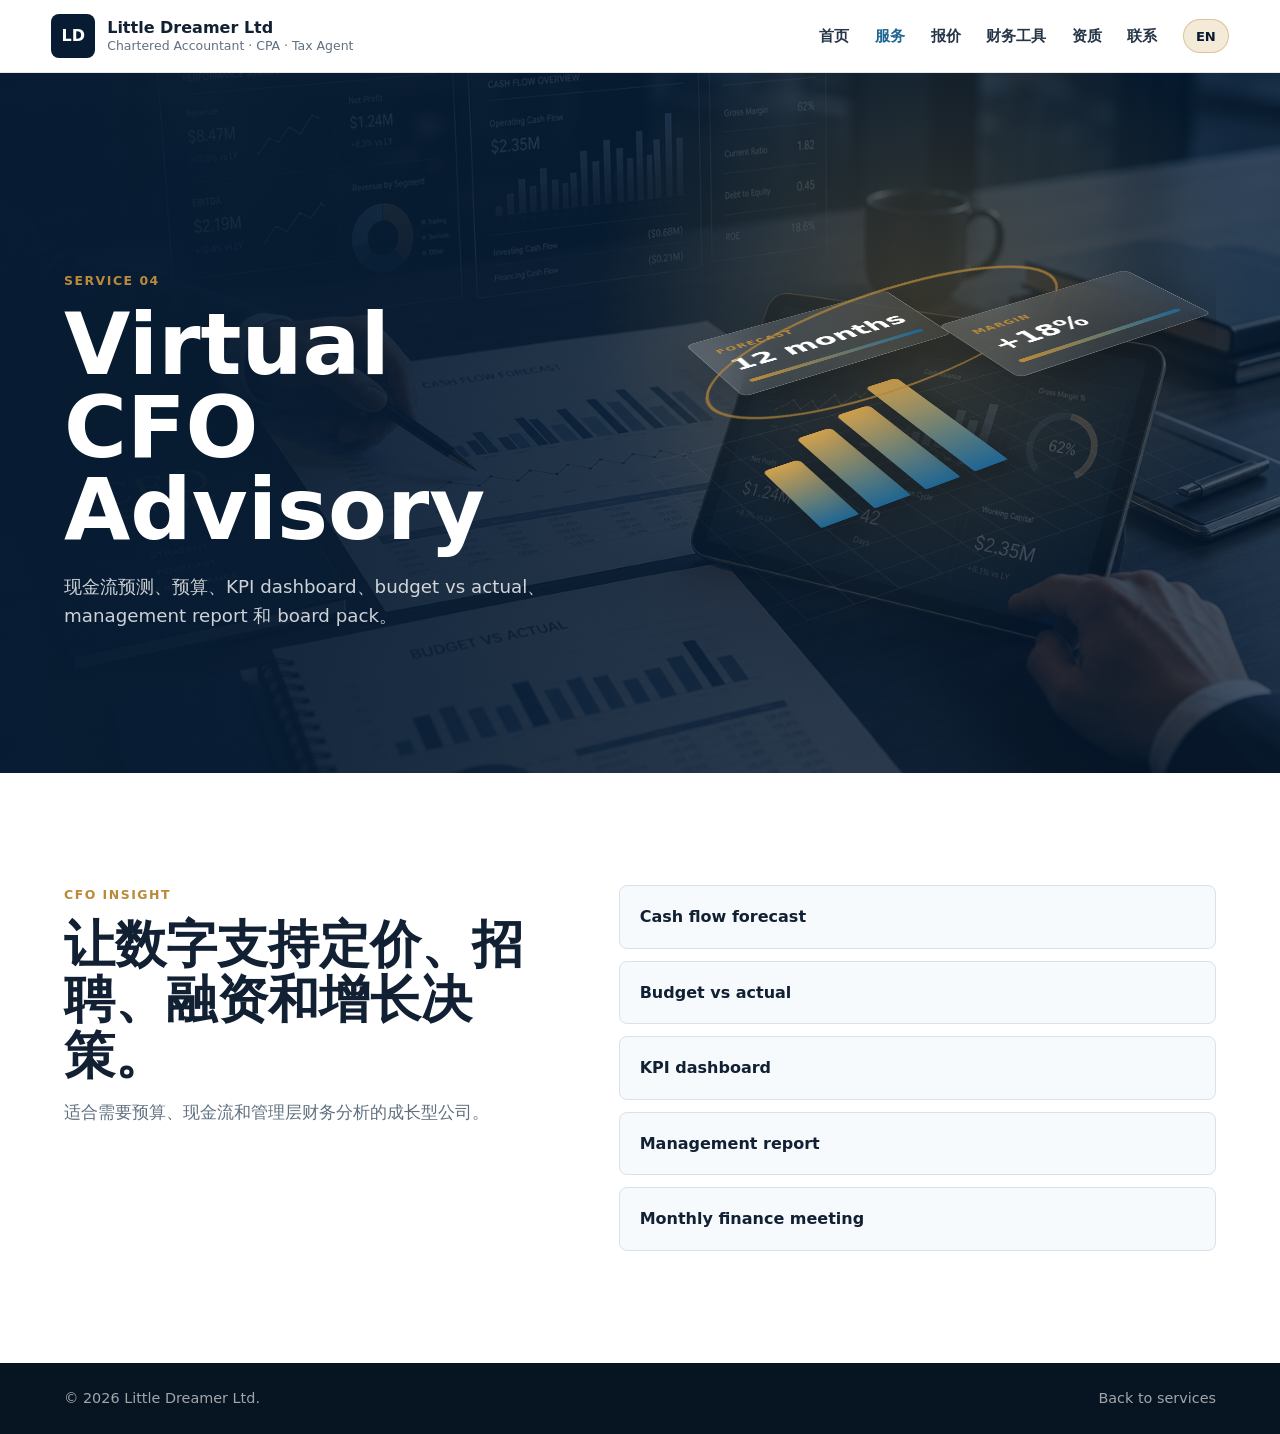
<file: service-cfo.html>
<!doctype html>
<html lang="zh-Hans">
  <head><meta charset="utf-8"><meta name="viewport" content="width=device-width, initial-scale=1"><title>Virtual CFO Advisory | Little Dreamer Ltd</title><link rel="stylesheet" href="styles.css?v=8"><script type="module" src="script.js?v=8"></script></head>
  <body><header class="site-header"><a class="brand" href="index.html"><span class="brand-mark">LD</span><span><strong>Little Dreamer Ltd</strong><small>Chartered Accountant · CPA · Tax Agent</small></span></a><nav><a href="index.html">首页</a><a href="services.html" aria-current="page">服务</a><a href="pricing.html">报价</a>
        <a href="tools.html">财务工具</a>
        <a href="about.html">资质</a><a href="contact.html">联系</a><a class="lang-switch" href="en/service-cfo.html" hreflang="en">EN</a></nav></header>
  <main><section class="service-page-hero cfo-page"><div class="service-page-copy"><p class="eyebrow">Service 04</p><h1>Virtual CFO Advisory</h1><p>现金流预测、预算、KPI dashboard、budget vs actual、management report 和 board pack。</p></div><div class="css-3d-stage small" aria-hidden="true"><div class="dashboard-plane"><div class="glass-panel panel-main"><span>Forecast</span><strong>12 months</strong><i></i></div><div class="glass-panel panel-tax"><span>Margin</span><strong>+18%</strong><i></i></div><div class="bar-field"><b style="--h:52%"></b><b style="--h:68%"></b><b style="--h:76%"></b><b style="--h:92%"></b></div><div class="orbit-ring ring-one"></div></div></div></section><section class="section service-split"><div><p class="section-label">CFO Insight</p><h2>让数字支持定价、招聘、融资和增长决策。</h2><p>适合需要预算、现金流和管理层财务分析的成长型公司。</p></div><div class="deliverable-list"><span>Cash flow forecast</span><span>Budget vs actual</span><span>KPI dashboard</span><span>Management report</span><span>Monthly finance meeting</span></div></section></main><footer><p>© 2026 Little Dreamer Ltd.</p><p><a href="services.html">Back to services</a></p></footer></body>
</html>
</file>
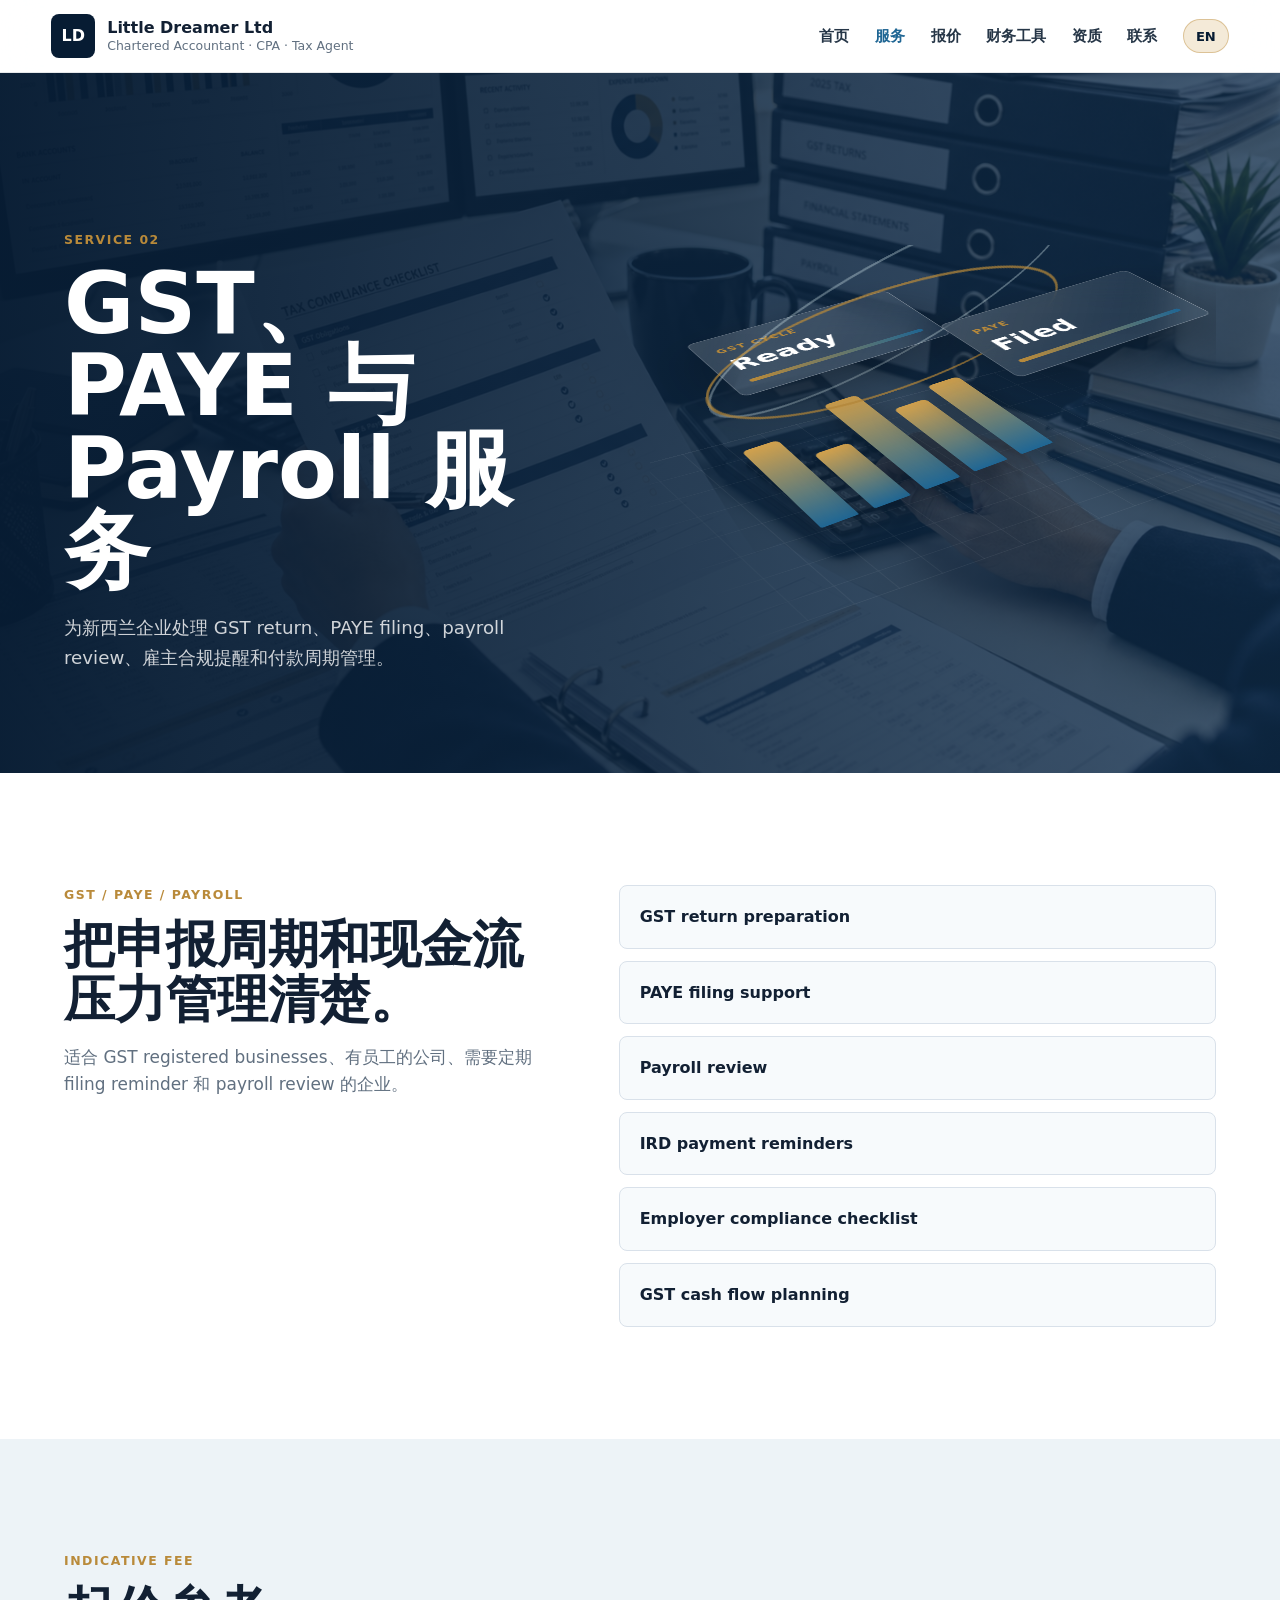
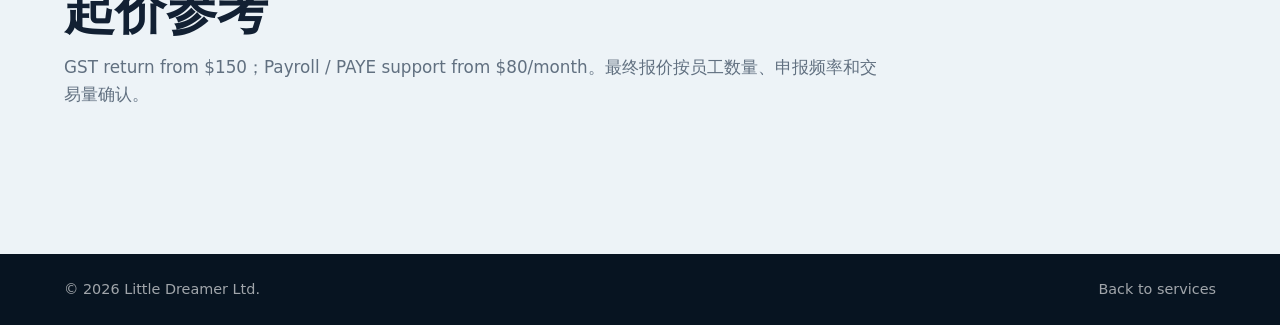
<file: service-gst-payroll.html>
<!doctype html>
<html lang="zh-Hans">
  <head>
    <meta charset="utf-8">
    <meta name="viewport" content="width=device-width, initial-scale=1">
    <title>GST, PAYE & Payroll | Little Dreamer Ltd</title>
    <meta name="description" content="GST return, PAYE filing and payroll support for New Zealand businesses.">
    <link rel="stylesheet" href="styles.css?v=8">
    <script type="module" src="script.js?v=8"></script>
  </head>
  <body>
    <header class="site-header">
      <a class="brand" href="index.html"><span class="brand-mark">LD</span><span><strong>Little Dreamer Ltd</strong><small>Chartered Accountant · CPA · Tax Agent</small></span></a>
      <nav><a href="index.html">首页</a><a href="services.html" aria-current="page">服务</a><a href="pricing.html">报价</a>
        <a href="tools.html">财务工具</a>
        <a href="about.html">资质</a><a href="contact.html">联系</a><a class="lang-switch" href="en/service-gst-payroll.html" hreflang="en">EN</a></nav>
    </header>
    <main>
      <section class="service-page-hero gst-page">
        <div class="service-page-copy">
          <p class="eyebrow">Service 02</p>
          <h1>GST、PAYE 与 Payroll 服务</h1>
          <p>为新西兰企业处理 GST return、PAYE filing、payroll review、雇主合规提醒和付款周期管理。</p>
        </div>
        <div class="css-3d-stage small" aria-hidden="true"><div class="dashboard-plane"><div class="glass-panel panel-main"><span>GST Cycle</span><strong>Ready</strong><i></i></div><div class="glass-panel panel-tax"><span>PAYE</span><strong>Filed</strong><i></i></div><div class="bar-field"><b style="--h:72%"></b><b style="--h:52%"></b><b style="--h:88%"></b><b style="--h:66%"></b><b style="--h:76%"></b></div><div class="orbit-ring ring-one"></div><div class="orbit-ring ring-two"></div></div></div>
      </section>
      <section class="section service-split">
        <div><p class="section-label">GST / PAYE / Payroll</p><h2>把申报周期和现金流压力管理清楚。</h2><p>适合 GST registered businesses、有员工的公司、需要定期 filing reminder 和 payroll review 的企业。</p></div>
        <div class="deliverable-list"><span>GST return preparation</span><span>PAYE filing support</span><span>Payroll review</span><span>IRD payment reminders</span><span>Employer compliance checklist</span><span>GST cash flow planning</span></div>
      </section>
      <section class="section pricing-section"><div class="section-heading"><p class="section-label">Indicative fee</p><h2>起价参考</h2><p>GST return from $150；Payroll / PAYE support from $80/month。最终报价按员工数量、申报频率和交易量确认。</p></div></section>
    </main>
    <footer><p>© 2026 Little Dreamer Ltd.</p><p><a href="services.html">Back to services</a></p></footer>
  </body>
</html>
</file>
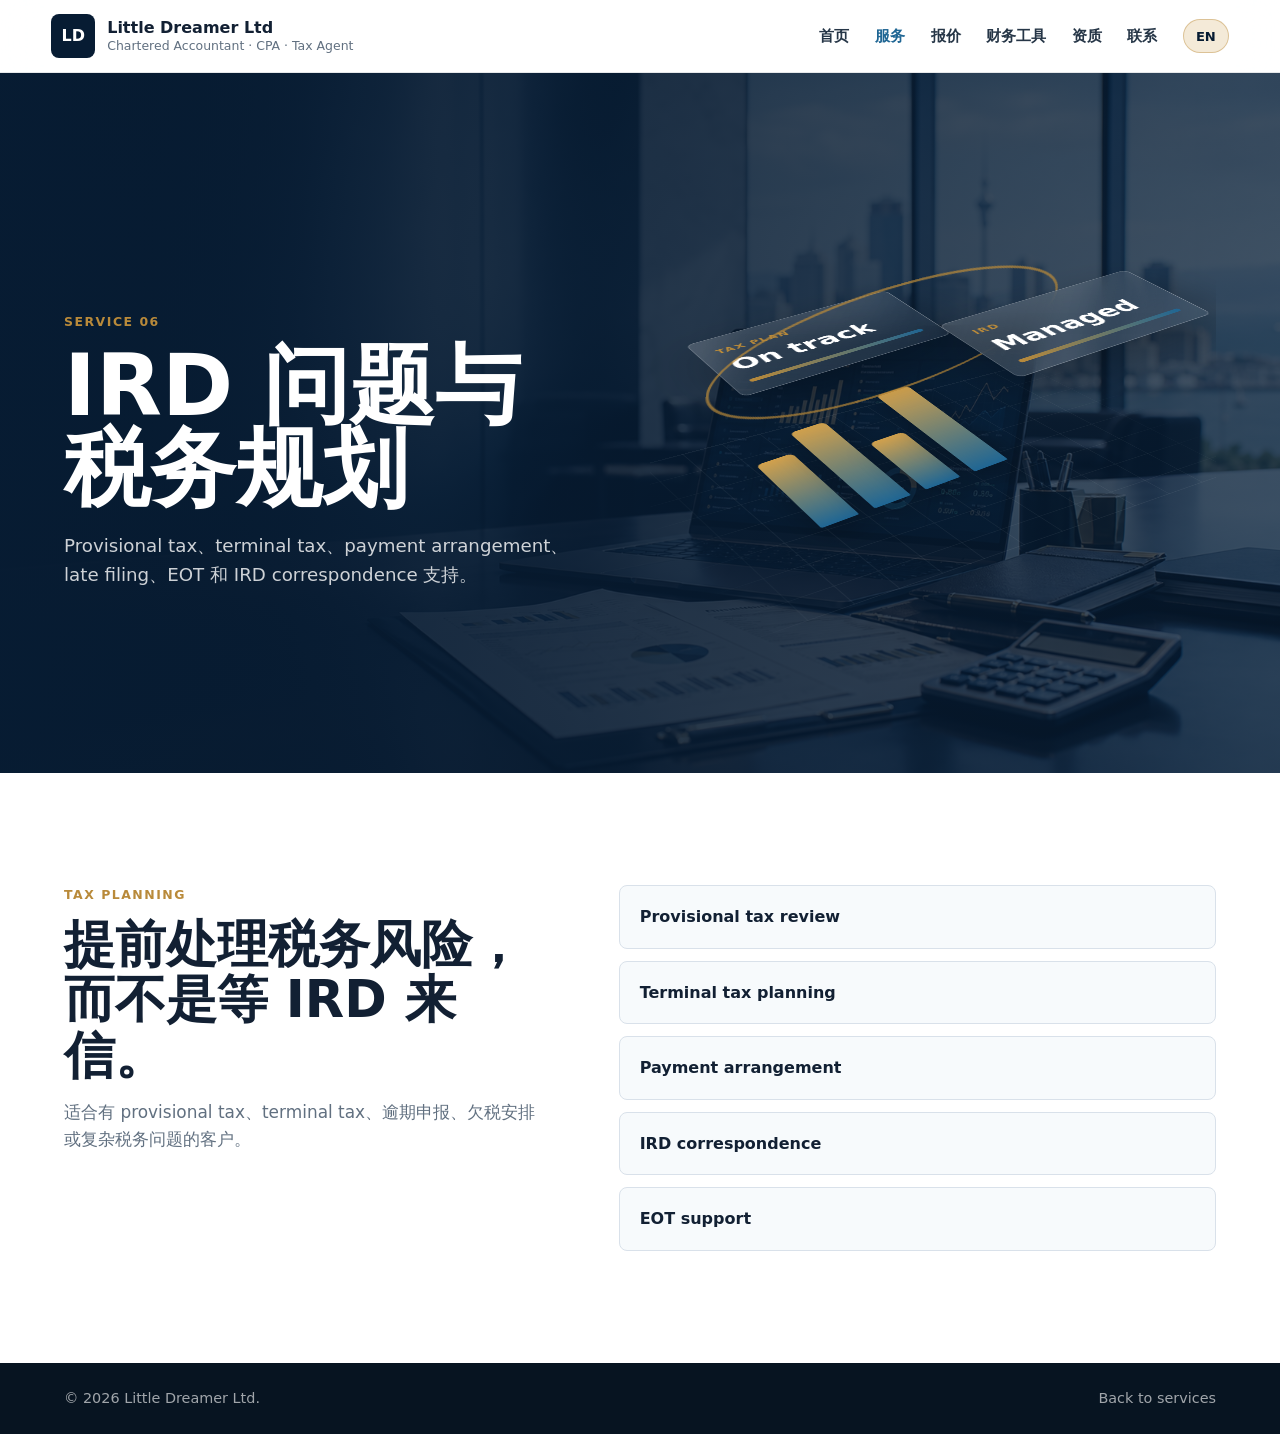
<file: service-ird-tax.html>
<!doctype html>
<html lang="zh-Hans">
  <head><meta charset="utf-8"><meta name="viewport" content="width=device-width, initial-scale=1"><title>IRD & Tax Planning | Little Dreamer Ltd</title><link rel="stylesheet" href="styles.css?v=8"><script type="module" src="script.js?v=8"></script></head>
  <body><header class="site-header"><a class="brand" href="index.html"><span class="brand-mark">LD</span><span><strong>Little Dreamer Ltd</strong><small>Chartered Accountant · CPA · Tax Agent</small></span></a><nav><a href="index.html">首页</a><a href="services.html" aria-current="page">服务</a><a href="pricing.html">报价</a>
        <a href="tools.html">财务工具</a>
        <a href="about.html">资质</a><a href="contact.html">联系</a><a class="lang-switch" href="en/service-ird-tax.html" hreflang="en">EN</a></nav></header>
  <main><section class="service-page-hero"><div class="service-page-copy"><p class="eyebrow">Service 06</p><h1>IRD 问题与税务规划</h1><p>Provisional tax、terminal tax、payment arrangement、late filing、EOT 和 IRD correspondence 支持。</p></div><div class="css-3d-stage small" aria-hidden="true"><div class="dashboard-plane"><div class="glass-panel panel-main"><span>Tax Plan</span><strong>On track</strong><i></i></div><div class="glass-panel panel-tax"><span>IRD</span><strong>Managed</strong><i></i></div><div class="bar-field"><b style="--h:58%"></b><b style="--h:74%"></b><b style="--h:46%"></b><b style="--h:82%"></b></div><div class="orbit-ring ring-one"></div></div></div></section><section class="section service-split"><div><p class="section-label">Tax Planning</p><h2>提前处理税务风险，而不是等 IRD 来信。</h2><p>适合有 provisional tax、terminal tax、逾期申报、欠税安排或复杂税务问题的客户。</p></div><div class="deliverable-list"><span>Provisional tax review</span><span>Terminal tax planning</span><span>Payment arrangement</span><span>IRD correspondence</span><span>EOT support</span></div></section></main><footer><p>© 2026 Little Dreamer Ltd.</p><p><a href="services.html">Back to services</a></p></footer></body>
</html>
</file>
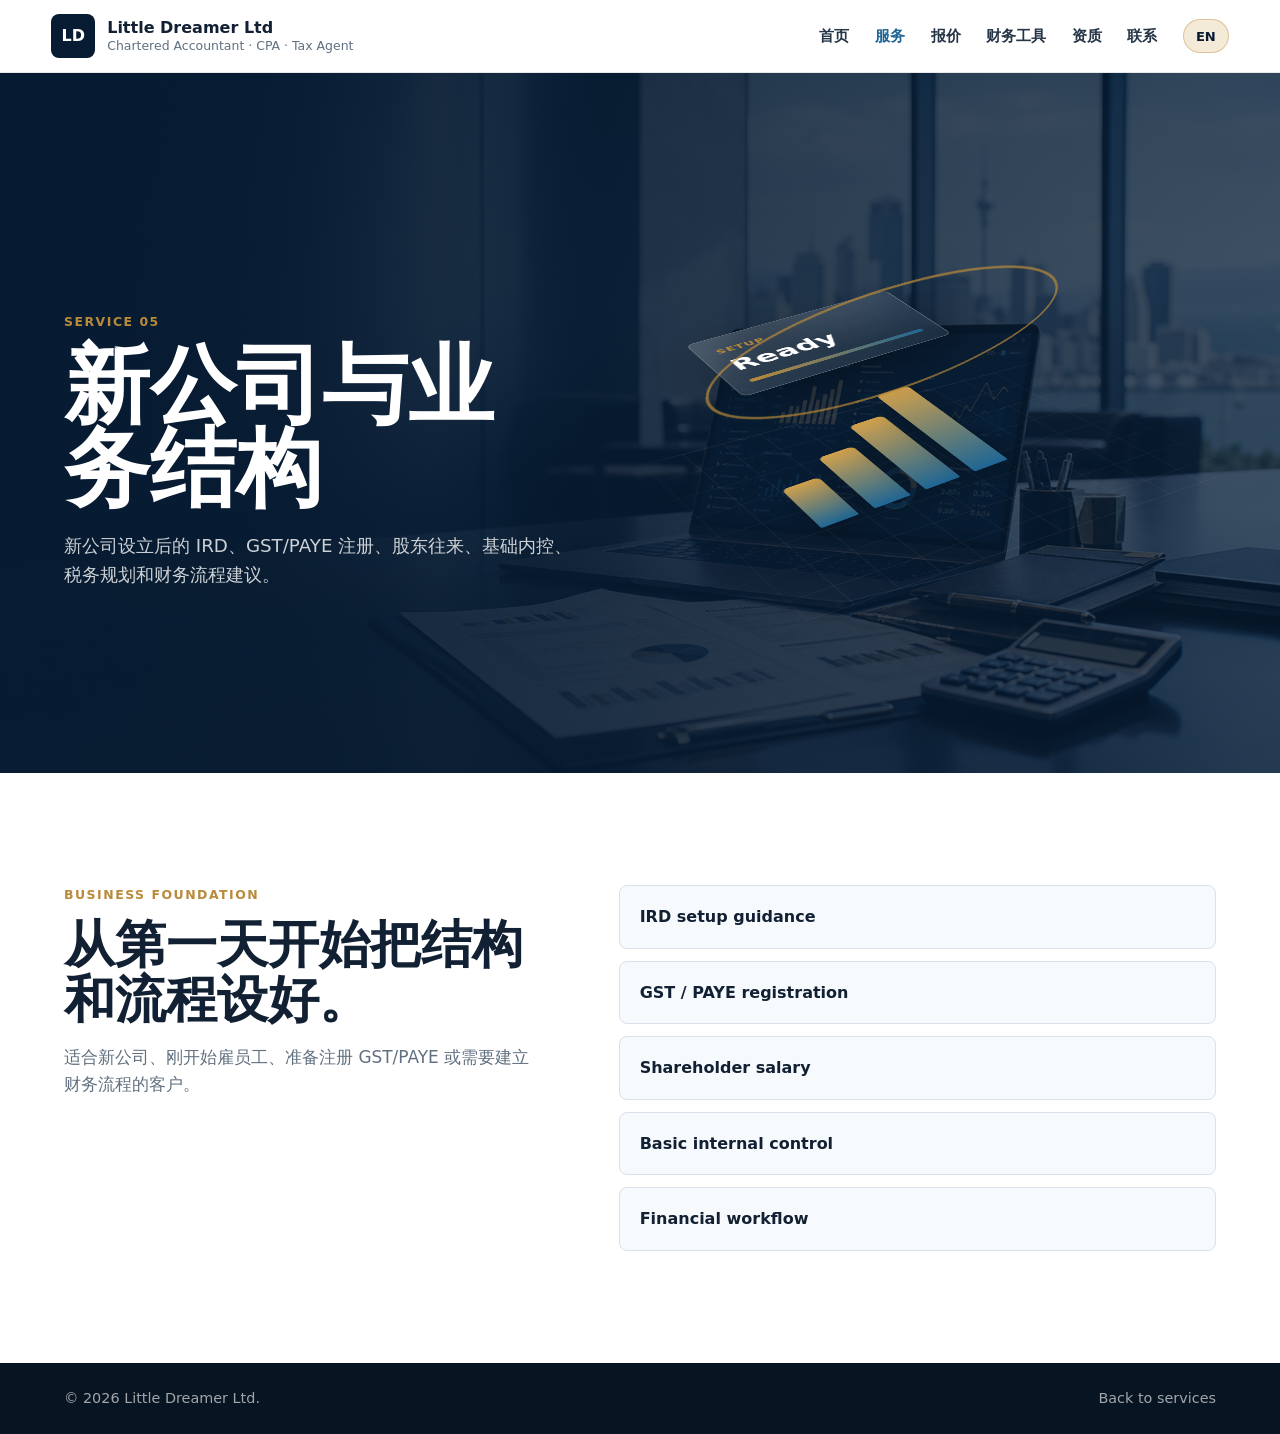
<file: service-setup.html>
<!doctype html>
<html lang="zh-Hans">
  <head><meta charset="utf-8"><meta name="viewport" content="width=device-width, initial-scale=1"><title>Business Setup | Little Dreamer Ltd</title><link rel="stylesheet" href="styles.css?v=8"><script type="module" src="script.js?v=8"></script></head>
  <body><header class="site-header"><a class="brand" href="index.html"><span class="brand-mark">LD</span><span><strong>Little Dreamer Ltd</strong><small>Chartered Accountant · CPA · Tax Agent</small></span></a><nav><a href="index.html">首页</a><a href="services.html" aria-current="page">服务</a><a href="pricing.html">报价</a>
        <a href="tools.html">财务工具</a>
        <a href="about.html">资质</a><a href="contact.html">联系</a><a class="lang-switch" href="en/service-setup.html" hreflang="en">EN</a></nav></header>
  <main><section class="service-page-hero"><div class="service-page-copy"><p class="eyebrow">Service 05</p><h1>新公司与业务结构</h1><p>新公司设立后的 IRD、GST/PAYE 注册、股东往来、基础内控、税务规划和财务流程建议。</p></div><div class="css-3d-stage small" aria-hidden="true"><div class="dashboard-plane"><div class="glass-panel panel-main"><span>Setup</span><strong>Ready</strong><i></i></div><div class="bar-field"><b style="--h:34%"></b><b style="--h:48%"></b><b style="--h:64%"></b><b style="--h:82%"></b></div><div class="orbit-ring ring-one"></div></div></div></section><section class="section service-split"><div><p class="section-label">Business Foundation</p><h2>从第一天开始把结构和流程设好。</h2><p>适合新公司、刚开始雇员工、准备注册 GST/PAYE 或需要建立财务流程的客户。</p></div><div class="deliverable-list"><span>IRD setup guidance</span><span>GST / PAYE registration</span><span>Shareholder salary</span><span>Basic internal control</span><span>Financial workflow</span></div></section></main><footer><p>© 2026 Little Dreamer Ltd.</p><p><a href="services.html">Back to services</a></p></footer></body>
</html>
</file>
<file: eyewear-preview/styles.css>
:root {
  color-scheme: light;
  --ink: #1d2524;
  --muted: #64716f;
  --line: #dfe7e3;
  --panel: #ffffff;
  --mist: #f3f7f4;
  --sage: #60786d;
  --coral: #c9634f;
  --gold: #b58c3d;
  --blue: #427b96;
  --shadow: 0 18px 50px rgba(28, 40, 38, 0.14);
}

* {
  box-sizing: border-box;
}

html {
  scroll-behavior: smooth;
}

body {
  margin: 0;
  font-family: Inter, ui-sans-serif, system-ui, -apple-system, BlinkMacSystemFont, "Segoe UI", sans-serif;
  color: var(--ink);
  background: #fbfcfa;
  letter-spacing: 0;
}

a {
  color: inherit;
  text-decoration: none;
}

button,
input,
select {
  font: inherit;
}

.site-header {
  position: sticky;
  top: 0;
  z-index: 20;
  display: grid;
  grid-template-columns: auto 1fr auto;
  align-items: center;
  gap: 22px;
  padding: 14px clamp(18px, 4vw, 56px);
  background: rgba(251, 252, 250, 0.92);
  border-bottom: 1px solid rgba(223, 231, 227, 0.8);
  backdrop-filter: blur(18px);
}

.brand {
  display: inline-flex;
  align-items: center;
  gap: 10px;
  font-weight: 760;
  white-space: nowrap;
}

.brand-mark {
  display: grid;
  width: 36px;
  height: 36px;
  place-items: center;
  border-radius: 50%;
  color: #fff;
  background: var(--ink);
  font-size: 12px;
}

.nav {
  display: flex;
  justify-content: center;
  gap: clamp(14px, 3vw, 34px);
  color: var(--muted);
  font-size: 14px;
}

.nav a:hover {
  color: var(--ink);
}

.cart-button,
.product-meta button,
.filter,
.button,
.close-button {
  border: 0;
  cursor: pointer;
}

.cart-button {
  display: inline-flex;
  align-items: center;
  gap: 8px;
  min-height: 40px;
  padding: 8px 12px;
  border: 1px solid var(--line);
  border-radius: 999px;
  color: var(--ink);
  background: var(--panel);
}

.cart-button strong {
  display: grid;
  min-width: 22px;
  height: 22px;
  place-items: center;
  border-radius: 999px;
  color: #fff;
  background: var(--coral);
  font-size: 12px;
}

.cart-icon {
  display: inline-block;
  width: 14px;
  height: 14px;
  border: 2px solid currentColor;
  border-radius: 2px;
  text-indent: -999px;
  overflow: hidden;
}

.hero {
  position: relative;
  min-height: min(760px, calc(100vh - 54px));
  display: grid;
  align-items: center;
  overflow: hidden;
  border-bottom: 1px solid var(--line);
}

.hero img {
  position: absolute;
  inset: 0;
  width: 100%;
  height: 100%;
  object-fit: cover;
}

.hero::after {
  content: "";
  position: absolute;
  inset: 0;
  background: linear-gradient(90deg, rgba(251, 252, 250, 0.94), rgba(251, 252, 250, 0.7) 42%, rgba(251, 252, 250, 0.08) 72%);
}

.hero-copy {
  position: relative;
  z-index: 1;
  max-width: 650px;
  padding: 7vh clamp(20px, 6vw, 72px);
}

.eyebrow {
  margin: 0 0 12px;
  color: var(--coral);
  font-size: 12px;
  font-weight: 780;
  text-transform: uppercase;
}

h1,
h2,
h3,
p {
  margin-top: 0;
}

h1 {
  max-width: 12ch;
  margin-bottom: 18px;
  font-size: clamp(42px, 7vw, 86px);
  line-height: 0.98;
  letter-spacing: 0;
}

h2 {
  margin-bottom: 12px;
  font-size: clamp(28px, 4vw, 48px);
  line-height: 1.05;
  letter-spacing: 0;
}

h3 {
  margin-bottom: 8px;
  font-size: 20px;
}

.hero-copy p:not(.eyebrow),
.section-heading p,
.product-body p,
.guardrail-grid p,
.cart-panel p,
.timeline span {
  color: var(--muted);
  line-height: 1.65;
}

.hero-copy p:not(.eyebrow) {
  max-width: 560px;
  font-size: 18px;
}

.hero-actions {
  display: flex;
  flex-wrap: wrap;
  gap: 12px;
  margin-top: 28px;
}

.button {
  display: inline-flex;
  min-height: 46px;
  align-items: center;
  justify-content: center;
  padding: 12px 18px;
  border-radius: 999px;
  font-weight: 720;
}

.button.primary {
  color: #fff;
  background: var(--ink);
}

.button.secondary {
  border: 1px solid var(--line);
  background: rgba(255, 255, 255, 0.78);
}

.metrics {
  display: grid;
  grid-template-columns: repeat(4, 1fr);
  gap: 1px;
  background: var(--line);
  border-bottom: 1px solid var(--line);
}

.metrics div {
  min-height: 118px;
  padding: 24px clamp(18px, 3vw, 34px);
  background: var(--panel);
}

.metrics span {
  display: block;
  margin-bottom: 10px;
  color: var(--muted);
  font-size: 13px;
}

.metrics strong {
  font-size: 18px;
}

.section {
  padding: clamp(58px, 9vw, 110px) clamp(18px, 5vw, 64px);
}

.section-heading {
  max-width: 760px;
  margin-bottom: 30px;
}

.section-heading.compact {
  max-width: 560px;
  margin-bottom: 0;
}

.toolbar {
  display: flex;
  flex-wrap: wrap;
  gap: 10px;
  margin-bottom: 22px;
}

.filter {
  min-height: 40px;
  padding: 8px 16px;
  border: 1px solid var(--line);
  border-radius: 999px;
  background: var(--panel);
  color: var(--muted);
}

.filter.active {
  color: #fff;
  background: var(--sage);
  border-color: var(--sage);
}

.product-grid {
  display: grid;
  grid-template-columns: repeat(4, minmax(0, 1fr));
  gap: 18px;
}

.product-card {
  border: 1px solid var(--line);
  border-radius: 8px;
  overflow: hidden;
  background: var(--panel);
  box-shadow: 0 8px 26px rgba(28, 40, 38, 0.06);
}

.product-card.hidden {
  display: none;
}

.product-visual {
  min-height: 190px;
  position: relative;
  background:
    radial-gradient(circle at 44% 48%, transparent 0 22px, currentColor 23px 29px, transparent 30px),
    radial-gradient(circle at 66% 48%, transparent 0 22px, currentColor 23px 29px, transparent 30px),
    linear-gradient(90deg, transparent 0 41%, currentColor 41% 69%, transparent 69%),
    linear-gradient(135deg, rgba(255, 255, 255, 0.55), rgba(255, 255, 255, 0));
  color: #1d2524;
}

.product-visual::before,
.product-visual::after {
  content: "";
  position: absolute;
  top: 86px;
  width: 70px;
  height: 8px;
  border-radius: 999px;
  background: currentColor;
}

.product-visual::before {
  left: 24px;
  transform: rotate(-18deg);
}

.product-visual::after {
  right: 24px;
  transform: rotate(18deg);
}

.product-visual.acetate {
  color: #263333;
  background-color: #eef3ef;
}

.product-visual.sun {
  color: #172221;
  background-color: #f2efe7;
}

.product-visual.sun {
  filter: saturate(1.04);
}

.product-visual.blue {
  color: #315d73;
  background-color: #eef5f6;
}

.product-visual.metal {
  color: #a77735;
  background-color: #f5f2ea;
}

.product-body {
  padding: 18px;
}

.tag {
  display: inline-block;
  margin-bottom: 12px;
  color: var(--coral);
  font-size: 12px;
  font-weight: 760;
}

.product-meta {
  display: flex;
  align-items: center;
  justify-content: space-between;
  gap: 12px;
  margin-top: 20px;
}

.product-meta button {
  min-height: 38px;
  padding: 8px 12px;
  border-radius: 999px;
  color: #fff;
  background: var(--ink);
  font-weight: 700;
  white-space: nowrap;
}

.split {
  display: grid;
  grid-template-columns: minmax(0, 0.9fr) minmax(340px, 0.75fr);
  gap: clamp(26px, 6vw, 76px);
  align-items: start;
  background: var(--mist);
  border-block: 1px solid var(--line);
}

.rx-panel {
  display: grid;
  gap: 16px;
  padding: clamp(18px, 3vw, 30px);
  border: 1px solid var(--line);
  border-radius: 8px;
  background: var(--panel);
  box-shadow: var(--shadow);
}

label {
  display: grid;
  gap: 8px;
  color: var(--muted);
  font-size: 14px;
  font-weight: 650;
}

select,
input[type="number"] {
  min-height: 44px;
  width: 100%;
  padding: 10px 12px;
  border: 1px solid var(--line);
  border-radius: 6px;
  color: var(--ink);
  background: #fff;
}

.rx-grid {
  display: grid;
  grid-template-columns: 1fr 1fr;
  gap: 12px;
}

.check-row {
  display: flex;
  grid-template-columns: none;
  align-items: center;
  gap: 10px;
}

.check-row input {
  width: 18px;
  height: 18px;
  accent-color: var(--sage);
}

.rx-result {
  display: grid;
  gap: 8px;
  padding: 18px;
  border-radius: 8px;
  background: #eef3ef;
}

.rx-result span {
  color: var(--muted);
  font-size: 13px;
}

.rx-result strong {
  font-size: 30px;
}

.rx-result p {
  margin: 0;
  color: var(--muted);
  line-height: 1.55;
}

.guardrail-grid {
  display: grid;
  grid-template-columns: repeat(4, minmax(0, 1fr));
  gap: 16px;
}

.guardrail-grid article {
  min-height: 240px;
  padding: 24px;
  border: 1px solid var(--line);
  border-radius: 8px;
  background: var(--panel);
}

.launch {
  display: grid;
  grid-template-columns: minmax(0, 0.7fr) minmax(360px, 1fr);
  gap: clamp(26px, 5vw, 70px);
  align-items: start;
}

.timeline {
  display: grid;
  gap: 14px;
  margin: 0;
  padding: 0;
  list-style: none;
}

.timeline li {
  display: grid;
  grid-template-columns: 110px 1fr;
  gap: 18px;
  padding: 18px 0;
  border-bottom: 1px solid var(--line);
}

.cart-drawer {
  position: fixed;
  inset: 0;
  z-index: 50;
  display: none;
  justify-content: end;
  background: rgba(29, 37, 36, 0.36);
}

.cart-drawer.open {
  display: flex;
}

.cart-panel {
  position: relative;
  width: min(420px, 100%);
  height: 100%;
  padding: 30px;
  background: var(--panel);
  box-shadow: var(--shadow);
  overflow-y: auto;
}

.close-button {
  position: absolute;
  top: 18px;
  right: 18px;
  width: 36px;
  height: 36px;
  border-radius: 50%;
  background: var(--mist);
  color: var(--ink);
  font-size: 24px;
  line-height: 1;
}

.cart-items {
  display: grid;
  gap: 10px;
  min-height: 120px;
  margin: 24px 0;
}

.cart-item,
.cart-total {
  display: flex;
  justify-content: space-between;
  gap: 14px;
  padding: 14px 0;
  border-bottom: 1px solid var(--line);
}

.cart-total {
  font-size: 18px;
}

@media (max-width: 980px) {
  .site-header {
    grid-template-columns: 1fr auto;
  }

  .nav {
    display: none;
  }

  .metrics,
  .product-grid,
  .guardrail-grid {
    grid-template-columns: repeat(2, minmax(0, 1fr));
  }

  .split,
  .launch {
    grid-template-columns: 1fr;
  }
}

@media (max-width: 640px) {
  .site-header {
    padding-inline: 14px;
  }

  .cart-button span:not(.cart-icon) {
    display: none;
  }

  .hero {
    min-height: 690px;
    align-items: end;
  }

  .hero::after {
    background: linear-gradient(180deg, rgba(251, 252, 250, 0.1), rgba(251, 252, 250, 0.96) 52%, #fbfcfa);
  }

  .hero-copy {
    padding: 0 18px 42px;
  }

  h1 {
    font-size: 42px;
  }

  .metrics,
  .product-grid,
  .guardrail-grid {
    grid-template-columns: 1fr;
  }

  .rx-grid,
  .timeline li {
    grid-template-columns: 1fr;
  }

  .product-visual {
    min-height: 160px;
  }
}
</file>
<file: pet-commerce-preview/styles.css>
:root {
  --ink: #172522;
  --muted: #65736f;
  --line: #dce7e1;
  --paper: #fffdf7;
  --mint: #bcebdc;
  --aqua: #71d6d0;
  --sun: #ffd460;
  --coral: #ff7f6e;
  --berry: #d65c8a;
  --green: #275447;
  --shadow: 0 22px 60px rgba(23, 37, 34, 0.14);
}

* { box-sizing: border-box; }
html { scroll-behavior: smooth; }
body {
  margin: 0;
  color: var(--ink);
  background: var(--paper);
  font-family: Inter, ui-sans-serif, system-ui, -apple-system, BlinkMacSystemFont, "Segoe UI", sans-serif;
  letter-spacing: 0;
}
body.no-scroll { overflow: hidden; }
button, input, select { font: inherit; }
a { color: inherit; text-decoration: none; }
img { display: block; max-width: 100%; }

.site-header {
  position: sticky;
  top: 0;
  z-index: 20;
  display: grid;
  grid-template-columns: auto 1fr auto;
  gap: 20px;
  align-items: center;
  padding: 12px clamp(16px, 4vw, 52px);
  background: rgba(255, 253, 247, 0.9);
  border-bottom: 1px solid rgba(220, 231, 225, 0.8);
  backdrop-filter: blur(18px);
}
.brand {
  display: inline-flex;
  align-items: center;
  gap: 10px;
  font-weight: 850;
}
.brand-mark {
  display: grid;
  width: 38px;
  height: 38px;
  place-items: center;
  border-radius: 50%;
  color: var(--ink);
  background: linear-gradient(135deg, var(--sun), var(--mint));
}
.nav {
  display: flex;
  justify-content: center;
  gap: clamp(14px, 3vw, 34px);
  color: var(--muted);
  font-size: 14px;
}
.nav a:hover { color: var(--ink); }
.header-actions { display: flex; gap: 10px; }
.icon-button, .cart-button, .close-button, .filter, .button, .category-tile button, .product-card button {
  border: 0;
  cursor: pointer;
}
.icon-button, .cart-button {
  position: relative;
  display: grid;
  width: 42px;
  height: 42px;
  place-items: center;
  border: 1px solid var(--line);
  border-radius: 50%;
  background: white;
}
.cart-button strong {
  position: absolute;
  right: -3px;
  top: -5px;
  display: grid;
  min-width: 21px;
  height: 21px;
  place-items: center;
  border-radius: 999px;
  color: white;
  background: var(--coral);
  font-size: 11px;
}
.icon-search, .icon-bag {
  width: 16px;
  height: 16px;
  display: block;
}
.icon-search {
  border: 2px solid var(--ink);
  border-radius: 50%;
  position: relative;
}
.icon-search::after {
  content: "";
  position: absolute;
  width: 8px;
  height: 2px;
  background: var(--ink);
  right: -6px;
  bottom: -3px;
  transform: rotate(45deg);
}
.icon-bag {
  border: 2px solid var(--ink);
  border-radius: 3px;
  position: relative;
}
.icon-bag::before {
  content: "";
  position: absolute;
  left: 3px;
  right: 3px;
  top: -7px;
  height: 8px;
  border: 2px solid var(--ink);
  border-bottom: 0;
  border-radius: 8px 8px 0 0;
}

.hero {
  position: relative;
  min-height: min(790px, calc(100vh - 60px));
  display: grid;
  align-items: center;
  overflow: hidden;
}
.hero img {
  position: absolute;
  inset: 0;
  width: 100%;
  height: 100%;
  object-fit: cover;
}
.hero::after {
  content: "";
  position: absolute;
  inset: 0;
  background: linear-gradient(90deg, rgba(255,253,247,0.96), rgba(255,253,247,0.73) 39%, rgba(255,253,247,0.06) 70%);
}
.hero-copy {
  position: relative;
  z-index: 1;
  max-width: 690px;
  padding: 8vh clamp(18px, 6vw, 74px);
}
.eyebrow {
  margin: 0 0 12px;
  color: var(--berry);
  font-size: 12px;
  font-weight: 850;
  text-transform: uppercase;
}
h1, h2, h3, p { margin-top: 0; }
h1 {
  max-width: 12ch;
  margin-bottom: 18px;
  font-size: clamp(46px, 7.4vw, 94px);
  line-height: 0.95;
  letter-spacing: 0;
}
h2 {
  margin-bottom: 12px;
  font-size: clamp(30px, 4vw, 52px);
  line-height: 1.04;
  letter-spacing: 0;
}
h3 { margin-bottom: 8px; font-size: 21px; }
p { color: var(--muted); line-height: 1.62; }
.hero-copy p:not(.eyebrow) { max-width: 570px; font-size: 18px; }
.hero-actions { display: flex; flex-wrap: wrap; gap: 12px; margin-top: 28px; }
.button {
  display: inline-flex;
  min-height: 46px;
  align-items: center;
  justify-content: center;
  padding: 12px 18px;
  border-radius: 999px;
  font-weight: 800;
}
.button.primary { color: white; background: var(--ink); }
.button.ghost { border: 1px solid var(--line); background: rgba(255,255,255,0.78); }
.button.full { width: 100%; }
.hero-badges {
  position: absolute;
  z-index: 2;
  left: clamp(18px, 6vw, 74px);
  bottom: 34px;
  display: flex;
  flex-wrap: wrap;
  gap: 10px;
}
.hero-badges span {
  padding: 8px 12px;
  border-radius: 999px;
  background: rgba(255,255,255,0.82);
  border: 1px solid var(--line);
  font-size: 13px;
  font-weight: 750;
}

.search-panel {
  padding: 18px clamp(18px, 5vw, 64px);
  background: var(--mint);
  border-block: 1px solid rgba(23,37,34,0.15);
}
.search-panel label { display: grid; gap: 8px; font-weight: 800; }
.search-panel input {
  min-height: 46px;
  border: 0;
  border-radius: 999px;
  padding: 10px 16px;
  background: white;
}
.quick-stats {
  display: grid;
  grid-template-columns: repeat(4, 1fr);
  border-block: 1px solid var(--line);
}
.quick-stats div {
  min-height: 118px;
  display: grid;
  align-content: center;
  gap: 6px;
  padding: 24px;
  border-right: 1px solid var(--line);
  background: white;
}
.quick-stats strong { font-size: 36px; color: var(--green); }
.quick-stats span { color: var(--muted); }

.section { padding: clamp(58px, 8vw, 108px) clamp(18px, 5vw, 64px); }
.section-heading { max-width: 820px; margin-bottom: 30px; }
.section-heading.row {
  max-width: none;
  display: flex;
  justify-content: space-between;
  gap: 24px;
  align-items: end;
}
.ship-pill {
  min-width: 250px;
  padding: 16px 18px;
  border: 1px solid var(--line);
  border-radius: 8px;
  background: white;
}
.ship-pill span { display: block; color: var(--muted); font-size: 12px; margin-bottom: 4px; }
.category-layout {
  display: grid;
  grid-template-columns: minmax(0, 1fr) minmax(320px, 0.65fr);
  gap: 18px;
}
.category-tile {
  position: relative;
  min-height: 420px;
  overflow: hidden;
  border-radius: 8px;
  background: var(--green);
}
.category-tile img { width: 100%; height: 100%; object-fit: cover; }
.category-tile::after {
  content: "";
  position: absolute;
  inset: 0;
  background: linear-gradient(0deg, rgba(23,37,34,0.74), rgba(23,37,34,0.04) 65%);
}
.category-tile div {
  position: absolute;
  z-index: 1;
  left: 24px;
  right: 24px;
  bottom: 24px;
  color: white;
}
.category-tile span { font-size: 12px; font-weight: 850; text-transform: uppercase; }
.category-tile h3 { font-size: 30px; max-width: 13ch; }
.category-tile button {
  min-height: 40px;
  padding: 8px 14px;
  border-radius: 999px;
  background: white;
  color: var(--ink);
  font-weight: 800;
}

.shop-section { background: #f3fbf7; border-block: 1px solid var(--line); }
.filters {
  display: flex;
  flex-wrap: wrap;
  gap: 10px;
  margin-bottom: 22px;
}
.filter {
  min-height: 40px;
  padding: 9px 16px;
  border: 1px solid var(--line);
  border-radius: 999px;
  color: var(--muted);
  background: white;
  font-weight: 750;
}
.filter.active { color: var(--ink); background: var(--sun); border-color: var(--sun); }
.product-grid {
  display: grid;
  grid-template-columns: repeat(4, minmax(0, 1fr));
  gap: 18px;
}
.product-card {
  overflow: hidden;
  border: 1px solid var(--line);
  border-radius: 8px;
  background: white;
  box-shadow: 0 10px 30px rgba(23,37,34,0.06);
}
.product-art {
  min-height: 190px;
  display: grid;
  place-items: center;
  color: white;
  font-size: 54px;
  background: linear-gradient(135deg, var(--mint), var(--aqua));
}
.product-card:nth-child(3n+1) .product-art { background: linear-gradient(135deg, #ffd460, #ff9b7c); }
.product-card:nth-child(3n+2) .product-art { background: linear-gradient(135deg, #9ee8d8, #75bbff); }
.product-body { padding: 18px; }
.product-tags { display: flex; flex-wrap: wrap; gap: 6px; margin-bottom: 12px; }
.product-tags span {
  padding: 4px 8px;
  border-radius: 999px;
  color: var(--green);
  background: #e8f6ef;
  font-size: 11px;
  font-weight: 800;
}
.product-meta {
  display: flex;
  align-items: center;
  justify-content: space-between;
  gap: 12px;
  margin-top: 16px;
}
.product-meta strong { font-size: 20px; }
.product-card button {
  min-height: 38px;
  padding: 8px 13px;
  border-radius: 999px;
  color: white;
  background: var(--ink);
  font-weight: 800;
  white-space: nowrap;
}
.hidden { display: none; }

.warehouse { background: white; }
.flow-grid, .launch-grid {
  display: grid;
  grid-template-columns: repeat(4, minmax(0, 1fr));
  gap: 16px;
}
.flow-grid article, .launch-grid div {
  min-height: 220px;
  padding: 22px;
  border: 1px solid var(--line);
  border-radius: 8px;
  background: var(--paper);
}
.flow-grid strong {
  display: inline-grid;
  width: 42px;
  height: 42px;
  place-items: center;
  margin-bottom: 18px;
  border-radius: 50%;
  background: var(--mint);
}
.launch { background: linear-gradient(135deg, #fff3d0, #e7fbf5); }
.launch-grid { grid-template-columns: repeat(3, minmax(0, 1fr)); }

.drawer {
  position: fixed;
  inset: 0;
  z-index: 60;
  display: none;
  justify-content: end;
  background: rgba(23,37,34,0.38);
}
.drawer.open { display: flex; }
.drawer-panel {
  position: relative;
  width: min(450px, 100%);
  height: 100%;
  overflow-y: auto;
  padding: 30px;
  background: white;
  box-shadow: var(--shadow);
}
.close-button {
  position: absolute;
  top: 18px;
  right: 18px;
  width: 38px;
  height: 38px;
  border-radius: 50%;
  background: #eef6f2;
  color: var(--ink);
  font-size: 24px;
}
.cart-items { display: grid; gap: 10px; min-height: 120px; margin: 22px 0; }
.cart-item, .cart-summary div {
  display: flex;
  justify-content: space-between;
  gap: 12px;
  padding: 12px 0;
  border-bottom: 1px solid var(--line);
}
.cart-item small { display: block; color: var(--muted); margin-top: 3px; }
.cart-summary .total { font-size: 20px; }
.checkout-form { display: grid; gap: 14px; margin-top: 18px; }
label { display: grid; gap: 8px; color: var(--muted); font-size: 14px; font-weight: 750; }
select, input {
  width: 100%;
  min-height: 44px;
  border: 1px solid var(--line);
  border-radius: 7px;
  padding: 9px 11px;
  background: white;
  color: var(--ink);
}

.product-dialog {
  width: min(920px, calc(100% - 28px));
  border: 0;
  border-radius: 8px;
  padding: 0;
  box-shadow: var(--shadow);
}
.product-dialog::backdrop { background: rgba(23,37,34,0.42); }
.dialog-grid {
  display: grid;
  grid-template-columns: minmax(280px, 0.82fr) 1fr;
}
.dialog-art {
  min-height: 480px;
  display: grid;
  place-items: center;
  color: white;
  font-size: 96px;
  background: linear-gradient(135deg, var(--sun), var(--coral));
}
.dialog-info { padding: 46px 34px 34px; }
.dialog-info h2 { font-size: 36px; }
.option-row { display: grid; grid-template-columns: 1fr 1fr; gap: 12px; margin: 20px 0; }
.warehouse-note {
  padding: 14px;
  border-radius: 8px;
  background: #e8f6ef;
}
.warehouse-note span { display: block; color: var(--muted); font-size: 12px; margin-bottom: 4px; }
.dialog-buy {
  display: flex;
  align-items: center;
  justify-content: space-between;
  gap: 14px;
  margin-top: 22px;
}
.dialog-buy strong { font-size: 28px; }

@media (max-width: 1040px) {
  .product-grid { grid-template-columns: repeat(3, minmax(0, 1fr)); }
  .flow-grid { grid-template-columns: repeat(2, minmax(0, 1fr)); }
}
@media (max-width: 820px) {
  .site-header { grid-template-columns: 1fr auto; }
  .nav { display: none; }
  .quick-stats, .product-grid, .category-layout, .section-heading.row, .launch-grid { grid-template-columns: 1fr; }
  .section-heading.row { display: grid; }
  .dialog-grid { grid-template-columns: 1fr; }
  .dialog-art { min-height: 260px; }
}
@media (max-width: 600px) {
  .hero { min-height: 730px; align-items: end; }
  .hero::after { background: linear-gradient(180deg, rgba(255,253,247,0.06), rgba(255,253,247,0.96) 54%, var(--paper)); }
  .hero-copy { padding: 0 18px 92px; }
  h1 { font-size: 44px; }
  .hero-badges { bottom: 22px; left: 18px; right: 18px; }
  .quick-stats div { min-height: 92px; }
  .flow-grid, .option-row { grid-template-columns: 1fr; }
  .product-art { min-height: 150px; }
}
</file>
<file: styles.css>
:root {
  --ink: #122033;
  --muted: #617080;
  --paper: #f4f7fa;
  --white: #ffffff;
  --line: #d9e1ea;
  --navy: #071c33;
  --navy-2: #102f4e;
  --blue: #1f6694;
  --aqua: #dceff2;
  --gold: #b98a3a;
  --gold-soft: #f4ead8;
  --steel: #7f8fa3;
  --graphite: #202a35;
  --shadow: 0 22px 70px rgba(7, 28, 51, 0.18);
}

* {
  box-sizing: border-box;
}

html {
  scroll-behavior: smooth;
}

body {
  margin: 0;
  color: var(--ink);
  background: var(--paper);
  font-family: Inter, ui-sans-serif, system-ui, -apple-system, BlinkMacSystemFont, "Segoe UI", sans-serif;
  line-height: 1.6;
}

a {
  color: inherit;
  text-decoration: none;
}

img {
  max-width: 100%;
}

.site-header {
  position: sticky;
  top: 0;
  z-index: 20;
  display: flex;
  align-items: center;
  justify-content: space-between;
  gap: 24px;
  padding: 14px clamp(18px, 4vw, 58px);
  background: rgba(255, 255, 255, 0.92);
  border-bottom: 1px solid rgba(18, 32, 51, 0.1);
  backdrop-filter: blur(18px);
}

.brand {
  display: inline-flex;
  align-items: center;
  gap: 12px;
  min-width: 250px;
}

.brand-mark {
  display: grid;
  width: 44px;
  height: 44px;
  place-items: center;
  color: var(--white);
  background: var(--navy);
  border-radius: 8px;
  font-weight: 900;
}

.brand strong,
.brand small {
  display: block;
  line-height: 1.25;
}

.brand small {
  color: var(--muted);
  font-size: 0.78rem;
}

nav {
  display: flex;
  align-items: center;
  gap: clamp(12px, 2vw, 26px);
  color: #263647;
  font-size: 0.94rem;
  font-weight: 750;
}

nav a:hover {
  color: var(--blue);
}

nav a[aria-current="page"] {
  color: var(--blue);
}

.lang-switch {
  display: inline-flex;
  align-items: center;
  justify-content: center;
  min-height: 34px;
  padding: 0 12px;
  color: var(--navy);
  background: var(--gold-soft);
  border: 1px solid rgba(185, 138, 58, 0.42);
  border-radius: 999px;
  font-size: 0.82rem;
  font-weight: 900;
  white-space: nowrap;
}

.lang-switch:hover {
  color: var(--navy);
  background: #fff4de;
}

.hero {
  position: relative;
  overflow: hidden;
  color: var(--white);
  background: var(--navy);
}

.hero-media {
  position: absolute;
  inset: 0;
  background-image:
    linear-gradient(90deg, rgba(5, 18, 32, 0.98) 0%, rgba(7, 28, 51, 0.9) 43%, rgba(7, 28, 51, 0.14) 100%),
    url("assets/hero-boardroom.png");
  background-position: center;
  background-size: cover;
}

.finance-canvas {
  position: absolute;
  inset: auto 24vw 9vh auto;
  z-index: 1;
  width: min(32vw, 560px);
  height: min(32vw, 520px);
  pointer-events: none;
  opacity: 0.96;
  filter: drop-shadow(0 28px 55px rgba(0, 0, 0, 0.32));
}

.finance-canvas.compact {
  inset: auto 8vw 7vh auto;
  width: min(36vw, 520px);
  height: min(36vw, 440px);
}

.hero-inner {
  position: relative;
  z-index: 2;
  display: grid;
  grid-template-columns: minmax(0, 1.1fr) minmax(320px, 0.46fr);
  gap: clamp(34px, 6vw, 86px);
  align-items: end;
  min-height: 760px;
  padding: clamp(94px, 12vw, 142px) clamp(20px, 5vw, 72px) 64px;
}

.hero-copy {
  max-width: 850px;
}

.eyebrow,
.section-label,
.plan,
.panel-label {
  margin: 0 0 12px;
  color: var(--gold);
  font-size: 0.78rem;
  font-weight: 900;
  letter-spacing: 0.12em;
  text-transform: uppercase;
}

h1,
h2,
h3,
p {
  margin-top: 0;
}

h1 {
  max-width: 900px;
  margin-bottom: 22px;
  font-size: clamp(3.05rem, 6.7vw, 6.35rem);
  line-height: 0.96;
  letter-spacing: 0;
}

h2 {
  letter-spacing: 0;
}

.hero-subtitle {
  max-width: 770px;
  color: rgba(255, 255, 255, 0.86);
  font-size: clamp(1.05rem, 2vw, 1.3rem);
}

.hero-actions {
  display: flex;
  flex-wrap: wrap;
  gap: 12px;
  margin-top: 32px;
}

.button {
  display: inline-flex;
  align-items: center;
  justify-content: center;
  min-height: 50px;
  padding: 0 22px;
  border: 1px solid rgba(255, 255, 255, 0.28);
  border-radius: 8px;
  font-weight: 850;
}

.button.primary {
  color: var(--navy);
  background: var(--white);
}

.button.secondary {
  color: var(--white);
  background: rgba(255, 255, 255, 0.08);
}

.hero-panel {
  padding: 26px;
  background: rgba(255, 255, 255, 0.12);
  border: 1px solid rgba(255, 255, 255, 0.22);
  border-radius: 8px;
  backdrop-filter: blur(14px);
  box-shadow: 0 28px 70px rgba(0, 0, 0, 0.28);
}

.hero-panel dl {
  display: grid;
  gap: 18px;
  margin: 0;
}

.hero-panel div {
  padding-bottom: 18px;
  border-bottom: 1px solid rgba(255, 255, 255, 0.18);
}

.hero-panel div:last-child {
  padding-bottom: 0;
  border-bottom: 0;
}

.hero-panel dt {
  font-size: 1.35rem;
  font-weight: 900;
}

.hero-panel dd {
  margin: 4px 0 0;
  color: rgba(255, 255, 255, 0.72);
  font-size: 0.92rem;
}

.credential-bar {
  display: flex;
  flex-wrap: wrap;
  gap: 10px;
  justify-content: center;
  padding: 18px clamp(20px, 5vw, 72px);
  background: var(--white);
  border-bottom: 1px solid var(--line);
}

.credential-bar span {
  padding: 8px 13px;
  color: var(--navy);
  background: #f5f8fb;
  border: 1px solid var(--line);
  border-radius: 999px;
  font-size: 0.88rem;
  font-weight: 800;
}

.market-section {
  display: grid;
  grid-template-columns: minmax(0, 0.9fr) minmax(320px, 1fr);
  gap: clamp(30px, 6vw, 78px);
  align-items: center;
  background: var(--white);
  border-bottom: 1px solid var(--line);
}

.market-copy h2 {
  margin-bottom: 16px;
  font-size: clamp(2rem, 4vw, 3.25rem);
  line-height: 1.08;
}

.market-copy p:last-child {
  color: var(--muted);
  font-size: 1.05rem;
}

.motion-strip {
  display: grid;
  gap: 12px;
  perspective: 900px;
}

.motion-strip span {
  display: block;
  padding: 18px 20px;
  color: var(--white);
  background: linear-gradient(135deg, var(--navy), var(--navy-2));
  border: 1px solid rgba(255, 255, 255, 0.14);
  border-radius: 8px;
  box-shadow: 0 18px 44px rgba(7, 28, 51, 0.18);
  font-weight: 850;
  transform: rotateY(-10deg) translateZ(0);
  animation: floatPanel 5.8s ease-in-out infinite;
}

.motion-strip span:nth-child(2) { animation-delay: -0.6s; margin-left: 34px; }
.motion-strip span:nth-child(3) { animation-delay: -1.2s; margin-left: 68px; }
.motion-strip span:nth-child(4) { animation-delay: -1.8s; margin-left: 34px; }
.motion-strip span:nth-child(5) { animation-delay: -2.4s; }

@keyframes floatPanel {
  0%, 100% { transform: rotateY(-10deg) translateY(0); }
  50% { transform: rotateY(-4deg) translateY(-10px); }
}

.section {
  padding: clamp(64px, 9vw, 112px) clamp(20px, 5vw, 72px);
}

.section-heading {
  max-width: 820px;
  margin-bottom: 34px;
}

.section-heading h2,
.about-copy h2,
.insight-copy h2,
.contact-copy h2 {
  margin-bottom: 16px;
  font-size: clamp(2rem, 4vw, 3.25rem);
  line-height: 1.08;
}

.section-heading p:last-child,
.about-copy p,
.contact-copy p {
  color: var(--muted);
  font-size: 1.05rem;
}

.about-grid {
  display: grid;
  grid-template-columns: minmax(0, 0.9fr) minmax(320px, 1fr);
  gap: clamp(36px, 7vw, 92px);
  align-items: center;
  background: var(--paper);
}

.about-image {
  margin: 0;
}

.about-image img {
  display: block;
  width: 100%;
  aspect-ratio: 4 / 3;
  object-fit: cover;
  border-radius: 8px;
  box-shadow: var(--shadow);
}

.about-image figcaption {
  margin-top: 12px;
  color: var(--muted);
  font-size: 0.92rem;
}

.advisory-band {
  display: grid;
  grid-template-columns: minmax(360px, 0.95fr) minmax(0, 1fr);
  gap: clamp(30px, 6vw, 82px);
  align-items: stretch;
  color: var(--white);
  background: var(--navy);
  overflow: hidden;
}

.advisory-media {
  min-height: 520px;
  background:
    linear-gradient(180deg, rgba(7, 28, 51, 0.08), rgba(7, 28, 51, 0.34)),
    url("assets/cfo-advisory.png") center / cover;
  border-radius: 8px;
  box-shadow: 0 30px 80px rgba(0, 0, 0, 0.3);
}

.advisory-content {
  display: grid;
  align-content: center;
}

.advisory-content h2 {
  max-width: 760px;
  margin-bottom: 28px;
  font-size: clamp(2rem, 4vw, 3.35rem);
  line-height: 1.06;
}

.metric-grid {
  display: grid;
  gap: 12px;
}

.metric-grid div {
  padding: 20px;
  background: rgba(255, 255, 255, 0.08);
  border: 1px solid rgba(255, 255, 255, 0.18);
  border-radius: 8px;
}

.metric-grid span {
  display: block;
  color: var(--gold);
  font-size: 0.76rem;
  font-weight: 900;
  letter-spacing: 0.1em;
  text-transform: uppercase;
}

.metric-grid strong {
  display: block;
  margin: 8px 0 6px;
  font-size: 2rem;
  line-height: 1;
}

.metric-grid p {
  margin: 0;
  color: rgba(255, 255, 255, 0.74);
}

.services-section {
  background: var(--white);
}

.industry-section,
.case-section,
.trust-section,
.inquiry-section {
  background: var(--white);
}

.industry-grid,
.case-grid,
.trust-grid {
  display: grid;
  grid-template-columns: repeat(3, minmax(0, 1fr));
  gap: 18px;
}

.industry-grid article,
.case-grid article,
.trust-grid article {
  min-height: 100%;
  padding: 24px;
  background: #f8fbfd;
  border: 1px solid var(--line);
  border-radius: 8px;
}

.industry-grid span,
.case-grid span,
.trust-grid span {
  display: block;
  margin-bottom: 12px;
  color: var(--gold);
  font-size: 0.76rem;
  font-weight: 900;
  letter-spacing: 0.1em;
  text-transform: uppercase;
}

.industry-grid h3,
.case-grid h3 {
  margin-bottom: 10px;
  font-size: 1.22rem;
  line-height: 1.2;
}

.industry-grid p,
.case-grid p,
.trust-grid p {
  margin: 0;
  color: var(--muted);
}

.case-section {
  background: var(--paper);
}

.case-grid article {
  background: var(--white);
}

.service-grid,
.pricing-grid,
.note-grid,
.testimonial-grid,
.process-grid {
  display: grid;
  grid-template-columns: repeat(3, minmax(0, 1fr));
  gap: 18px;
}

.service-card,
.price-card,
.note-grid article,
.process-grid article,
blockquote {
  min-height: 100%;
  padding: 24px;
  background: var(--white);
  border: 1px solid var(--line);
  border-radius: 8px;
}

.service-card,
.price-card,
.page-link-grid a,
.service-detail-grid article,
.process-grid article {
  transition: transform 220ms ease, box-shadow 220ms ease, border-color 220ms ease;
}

.service-card:hover,
.price-card:hover,
.page-link-grid a:hover,
.service-detail-grid article:hover,
.process-grid article:hover {
  transform: translateY(-6px);
  box-shadow: 0 18px 52px rgba(7, 28, 51, 0.14);
  border-color: rgba(31, 102, 148, 0.32);
}

.service-card {
  position: relative;
  overflow: hidden;
  background: #fbfcfd;
}

.service-card::after,
.service-detail-grid a::after {
  content: "";
  position: absolute;
  inset: auto 20px 18px auto;
  width: 36px;
  height: 1px;
  background: var(--gold);
  opacity: 0.75;
}

a.service-card {
  display: block;
  color: inherit;
}

.service-card.feature {
  color: var(--white);
  background: var(--navy);
  border-color: var(--navy);
  box-shadow: var(--shadow);
}

.service-number {
  display: inline-grid;
  width: 42px;
  height: 42px;
  margin-bottom: 18px;
  place-items: center;
  color: var(--white);
  background: var(--blue);
  border-radius: 8px;
  font-weight: 900;
}

.service-card.feature .service-number {
  color: var(--navy);
  background: var(--gold-soft);
}

.service-card h3,
.note-grid h3,
.process-grid h3 {
  margin-bottom: 10px;
  font-size: 1.18rem;
}

.service-card p,
.note-grid p,
.process-grid p,
blockquote p {
  color: var(--muted);
}

.service-card.feature p,
.service-card.feature li {
  color: rgba(255, 255, 255, 0.78);
}

.service-card ul,
.price-card ul {
  display: grid;
  gap: 9px;
  margin: 18px 0 0;
  padding: 0;
  list-style: none;
}

.service-card li::before,
.price-card li::before {
  content: "+";
  margin-right: 8px;
  color: var(--gold);
  font-weight: 900;
}

.pricing-section {
  background: #edf3f7;
}

.pricing-heading {
  max-width: 920px;
}

.price-card {
  display: flex;
  flex-direction: column;
  box-shadow: 0 10px 32px rgba(7, 28, 51, 0.06);
}

.price-card.highlighted {
  color: var(--white);
  background: var(--navy);
  border-color: var(--navy);
  box-shadow: var(--shadow);
}

.price-card.highlighted p,
.price-card.highlighted li {
  color: rgba(255, 255, 255, 0.78);
}

.price-card h3 {
  margin-bottom: 10px;
  font-size: 2.15rem;
  line-height: 1;
}

.price-card h3 span {
  color: var(--muted);
  font-size: 1rem;
  font-weight: 650;
}

.price-card.highlighted h3 span {
  color: rgba(255, 255, 255, 0.72);
}

.fee-list {
  display: grid;
  grid-template-columns: repeat(2, minmax(0, 1fr));
  gap: 1px;
  margin-top: 28px;
  overflow: hidden;
  border: 1px solid var(--line);
  border-radius: 8px;
  background: var(--line);
}

.pricing-columns {
  display: grid;
  grid-template-columns: repeat(2, minmax(0, 1fr));
  gap: 18px;
  margin-top: 28px;
}

.pricing-columns article {
  padding: 24px;
  background: var(--white);
  border: 1px solid var(--line);
  border-radius: 8px;
}

.pricing-columns h2 {
  margin-bottom: 18px;
  font-size: 1.45rem;
}

.fee-list.compact {
  grid-template-columns: 1fr;
  margin-top: 0;
  border: 0;
}

.fee-list.compact div {
  border-bottom: 1px solid var(--line);
}

.fee-list.compact div:last-child {
  border-bottom: 0;
}

.fee-list div {
  display: flex;
  justify-content: space-between;
  gap: 18px;
  padding: 18px;
  background: var(--white);
}

.fee-list span {
  flex: 0 0 auto;
  color: var(--blue);
  font-weight: 900;
}

.page-links-section {
  background: var(--white);
}

.page-link-grid {
  display: grid;
  grid-template-columns: repeat(4, minmax(0, 1fr));
  gap: 16px;
}

.page-link-grid a {
  display: grid;
  min-height: 230px;
  align-content: space-between;
  padding: 22px;
  color: var(--ink);
  background: #f8fbfd;
  border: 1px solid var(--line);
  border-radius: 8px;
}

.page-link-grid span {
  color: var(--gold);
  font-size: 0.8rem;
  font-weight: 900;
}

.page-link-grid strong {
  display: block;
  margin: 20px 0 10px;
  font-size: 1.25rem;
}

.page-link-grid p {
  margin: 0;
  color: var(--muted);
}

.sub-hero {
  position: relative;
  min-height: 560px;
  overflow: hidden;
  display: grid;
  align-items: end;
  padding: clamp(110px, 12vw, 160px) clamp(20px, 5vw, 72px) 72px;
  color: var(--white);
  background:
    linear-gradient(90deg, rgba(7, 28, 51, 0.98), rgba(16, 47, 78, 0.78)),
    url("assets/hero-boardroom.png") center / cover;
}

.sub-hero > div {
  position: relative;
  z-index: 2;
  max-width: 920px;
}

.sub-hero h1 {
  max-width: 940px;
}

.sub-hero p:not(.eyebrow) {
  max-width: 760px;
  color: rgba(255, 255, 255, 0.78);
  font-size: 1.12rem;
}

.pricing-hero {
  background:
    linear-gradient(90deg, rgba(7, 28, 51, 0.98), rgba(7, 28, 51, 0.76)),
    url("assets/cfo-advisory.png") center / cover;
}

.service-detail-section {
  background: var(--paper);
}

.service-detail-grid {
  display: grid;
  grid-template-columns: repeat(3, minmax(0, 1fr));
  gap: 18px;
}

.service-detail-grid article,
.service-detail-grid a {
  position: relative;
  overflow: hidden;
  min-height: 310px;
  padding: 26px;
  background: var(--white);
  border: 1px solid var(--line);
  border-radius: 8px;
  color: inherit;
}

.service-detail-grid span {
  color: var(--gold);
  font-weight: 900;
}

.service-detail-grid h2 {
  margin: 18px 0 12px;
  font-size: 1.4rem;
  line-height: 1.18;
}

.service-detail-grid p {
  color: var(--muted);
}

.contact-button {
  width: fit-content;
  margin-top: 24px;
  border-color: transparent;
}

.contact-page {
  min-height: calc(100vh - 92px);
  align-items: center;
}

.contact-page h1 {
  font-size: clamp(3rem, 6vw, 6rem);
}

.immersive-3d-section {
  display: grid;
  grid-template-columns: minmax(0, 0.72fr) minmax(420px, 1fr);
  gap: clamp(28px, 6vw, 84px);
  align-items: center;
  color: var(--white);
  background:
    linear-gradient(115deg, rgba(5, 18, 32, 0.98), rgba(7, 28, 51, 0.92) 48%, rgba(32, 42, 53, 0.98)),
    url("assets/hero-boardroom.png") center / cover;
  overflow: hidden;
}

.immersive-copy p:not(.section-label) {
  color: rgba(255, 255, 255, 0.76);
  font-size: 1.06rem;
}

.immersive-copy h2 {
  margin-bottom: 16px;
  font-size: clamp(2rem, 4vw, 3.25rem);
  line-height: 1.08;
}

.css-3d-stage {
  position: relative;
  min-height: 520px;
  perspective: 1280px;
  isolation: isolate;
  overflow: hidden;
}

.css-3d-stage::before {
  content: "";
  position: absolute;
  inset: 12% 0 8%;
  background:
    linear-gradient(rgba(255, 255, 255, 0.1) 1px, transparent 1px),
    linear-gradient(90deg, rgba(255, 255, 255, 0.1) 1px, transparent 1px);
  background-size: 44px 44px;
  border: 1px solid rgba(255, 255, 255, 0.12);
  transform: rotateX(64deg) rotateZ(-34deg);
  transform-origin: center;
  opacity: 0.46;
  mask-image: linear-gradient(90deg, transparent, #000 16%, #000 84%, transparent);
}

.css-3d-stage.small {
  min-height: 430px;
}

.dashboard-plane {
  position: absolute;
  inset: 7% 4% 8% 0;
  transform-style: preserve-3d;
  transform: rotateX(58deg) rotateZ(-34deg);
  animation: dashboardFloat 7s ease-in-out infinite;
  z-index: 1;
}

.glass-panel,
.bar-field,
.orbit-ring {
  position: absolute;
  transform-style: preserve-3d;
}

.glass-panel {
  display: grid;
  align-content: center;
  width: 230px;
  min-height: 124px;
  padding: 18px;
  color: var(--white);
  background: linear-gradient(135deg, rgba(255, 255, 255, 0.18), rgba(255, 255, 255, 0.06));
  border: 1px solid rgba(255, 255, 255, 0.24);
  border-radius: 8px;
  box-shadow: 0 28px 70px rgba(0, 0, 0, 0.28);
  backdrop-filter: blur(18px);
  transform: translateZ(110px);
}

.glass-panel span {
  color: var(--gold);
  font-size: 0.78rem;
  font-weight: 900;
  letter-spacing: 0.1em;
  text-transform: uppercase;
}

.glass-panel strong {
  margin-top: 8px;
  font-size: 2rem;
  line-height: 1;
}

.glass-panel i {
  display: block;
  width: 100%;
  height: 6px;
  margin-top: 16px;
  background: linear-gradient(90deg, var(--gold), var(--blue));
  border-radius: 999px;
}

.panel-main {
  left: 18%;
  top: 8%;
}

.panel-tax {
  right: 6%;
  bottom: 12%;
  transform: translateZ(150px);
}

.bar-field {
  left: 18%;
  right: 10%;
  bottom: 21%;
  display: flex;
  align-items: end;
  gap: 16px;
  height: 210px;
  transform: translateZ(44px);
}

.bar-field b {
  display: block;
  width: 38px;
  height: var(--h);
  background: linear-gradient(180deg, #d2a14c, #1f6694);
  border-radius: 6px 6px 2px 2px;
  box-shadow: 0 16px 34px rgba(0, 0, 0, 0.28);
  animation: barPulse 3.6s ease-in-out infinite;
}

.bar-field b:nth-child(2n) {
  animation-delay: -0.8s;
}

.bar-field b:nth-child(3n) {
  animation-delay: -1.4s;
}

.orbit-ring {
  left: 10%;
  top: 28%;
  width: 72%;
  height: 38%;
  border: 3px solid rgba(185, 138, 58, 0.72);
  border-radius: 50%;
  transform: translateZ(132px) rotateX(74deg);
  animation: orbitSpin 7s linear infinite;
}

.ring-two {
  border-color: rgba(220, 239, 242, 0.34);
  transform: translateZ(166px) rotateX(72deg) rotateZ(18deg);
  animation-duration: 11s;
  animation-direction: reverse;
}

@keyframes dashboardFloat {
  0%, 100% { transform: rotateX(58deg) rotateZ(-34deg) translateY(0); }
  50% { transform: rotateX(55deg) rotateZ(-31deg) translateY(-16px); }
}

@keyframes barPulse {
  0%, 100% { transform: scaleY(1); }
  50% { transform: scaleY(1.12); }
}

@keyframes orbitSpin {
  to { rotate: 360deg; }
}

.service-page-hero {
  position: relative;
  display: grid;
  grid-template-columns: minmax(0, 0.9fr) minmax(420px, 1fr);
  gap: clamp(28px, 6vw, 84px);
  align-items: center;
  min-height: 700px;
  padding: clamp(100px, 12vw, 150px) clamp(20px, 5vw, 72px) 76px;
  color: var(--white);
  background:
    linear-gradient(90deg, rgba(7, 28, 51, 0.98), rgba(7, 28, 51, 0.74)),
    url("assets/hero-boardroom.png") center / cover;
  overflow: hidden;
}

.service-page-hero.gst-page {
  background:
    linear-gradient(90deg, rgba(7, 28, 51, 0.98), rgba(16, 47, 78, 0.76)),
    url("assets/tax-workflow.png") center / cover;
}

.service-page-hero.cfo-page {
  background:
    radial-gradient(circle at 72% 34%, rgba(185, 138, 58, 0.28), transparent 32%),
    linear-gradient(90deg, rgba(7, 28, 51, 0.98), rgba(7, 28, 51, 0.72)),
    url("assets/cfo-advisory.png") center / cover;
}

.service-page-copy {
  position: relative;
  z-index: 2;
}

.service-page-copy h1 {
  max-width: 860px;
}

.service-page-copy p:not(.eyebrow) {
  max-width: 720px;
  color: rgba(255, 255, 255, 0.8);
  font-size: 1.14rem;
}

.service-split {
  display: grid;
  grid-template-columns: minmax(0, 0.8fr) minmax(320px, 1fr);
  gap: clamp(28px, 6vw, 82px);
  align-items: start;
  background: var(--white);
}

.service-split h2 {
  margin-bottom: 16px;
  font-size: clamp(2rem, 4vw, 3.2rem);
  line-height: 1.08;
}

.service-split p:not(.section-label) {
  color: var(--muted);
  font-size: 1.06rem;
}

.deliverable-list {
  display: grid;
  gap: 12px;
}

.deliverable-list span {
  padding: 18px 20px;
  color: var(--ink);
  background: #f7fafc;
  border: 1px solid var(--line);
  border-radius: 8px;
  font-weight: 850;
}

.paye-hero {
  background:
    linear-gradient(90deg, rgba(7, 28, 51, 0.96), rgba(16, 47, 78, 0.78)),
    url("assets/tax-workflow.png") center / cover;
}

.paye-tool-section {
  background: var(--white);
}

.paye-toolbar {
  display: grid;
  grid-template-columns: repeat(4, minmax(160px, 1fr)) auto auto;
  gap: 14px;
  align-items: end;
  margin-bottom: 18px;
}

.paye-toolbar label {
  display: grid;
  gap: 7px;
  color: var(--muted);
  font-size: 0.78rem;
  font-weight: 900;
  text-transform: uppercase;
}

.paye-toolbar input,
.paye-toolbar select,
.paye-table input,
.paye-table select {
  width: 100%;
  min-height: 42px;
  padding: 0 12px;
  color: var(--ink);
  background: #f8fbfd;
  border: 1px solid var(--line);
  border-radius: 8px;
  font: inherit;
  font-weight: 750;
}

.dark-button {
  color: var(--white);
  background: var(--navy);
  border-color: var(--navy);
}

.export-button {
  color: var(--navy);
  background: var(--gold-soft);
  border-color: rgba(185, 138, 58, 0.45);
}

.paye-note {
  margin: 0 0 18px;
  padding: 16px 18px;
  color: #314457;
  background: var(--gold-soft);
  border: 1px solid rgba(185, 138, 58, 0.35);
  border-radius: 8px;
  font-size: 0.95rem;
}

.paye-table-wrap {
  overflow-x: auto;
  border: 1px solid var(--line);
  border-radius: 8px;
}

.paye-table {
  width: 100%;
  min-width: 1680px;
  border-collapse: collapse;
  background: white;
}

.paye-table th,
.paye-table td {
  padding: 12px;
  border-bottom: 1px solid var(--line);
  text-align: left;
  vertical-align: middle;
}

.paye-table th {
  color: #46586b;
  background: #f4f7fa;
  font-size: 0.75rem;
  font-weight: 900;
  text-transform: uppercase;
}

.paye-table td[class^="result-"] {
  color: var(--ink);
  font-weight: 900;
  white-space: nowrap;
}

.student-loan {
  width: 22px;
  height: 22px;
}

.remove-row {
  min-height: 34px;
  padding: 0 10px;
  color: #9b2f2f;
  background: #fff5f3;
  border: 1px solid #f0c9c3;
  border-radius: 8px;
  font-weight: 850;
}

.paye-summary-grid {
  display: grid;
  grid-template-columns: repeat(4, minmax(0, 1fr));
  gap: 14px;
  margin-top: 18px;
}

.paye-summary-grid article {
  padding: 20px;
  background: #f7fafc;
  border: 1px solid var(--line);
  border-radius: 8px;
}

.paye-summary-grid span,
.paye-rules span {
  display: block;
  color: var(--muted);
  font-size: 0.78rem;
  font-weight: 900;
  text-transform: uppercase;
}

.paye-summary-grid strong {
  display: block;
  margin-top: 6px;
  color: var(--blue);
  font-size: 1.55rem;
}

.paye-detail-panel {
  display: grid;
  grid-template-columns: minmax(0, 0.9fr) minmax(300px, 1fr);
  gap: clamp(24px, 5vw, 68px);
  align-items: start;
  margin-top: 34px;
  padding: 28px;
  background: #f7fafc;
  border: 1px solid var(--line);
  border-radius: 8px;
}

.paye-detail-panel h2 {
  margin-bottom: 12px;
  font-size: clamp(1.8rem, 3vw, 2.6rem);
  line-height: 1.08;
}

.paye-detail-panel p:not(.section-label) {
  color: var(--muted);
}

.paye-rules {
  display: grid;
  gap: 10px;
}

.paye-rules span {
  padding: 14px 16px;
  color: var(--ink);
  background: white;
  border: 1px solid var(--line);
  border-radius: 8px;
  text-transform: none;
}

.deadline-hero {
  background:
    linear-gradient(90deg, rgba(7, 28, 51, 0.96), rgba(16, 47, 78, 0.78)),
    url("assets/advisory-desk.png") center / cover;
}

.deadline-tool-section {
  background: var(--white);
}

.deadline-actions {
  display: flex;
  flex-wrap: wrap;
  gap: 12px;
  margin-bottom: 16px;
}

.deadline-note {
  margin: 0 0 18px;
  padding: 16px 18px;
  color: #314457;
  background: var(--gold-soft);
  border: 1px solid rgba(185, 138, 58, 0.35);
  border-radius: 8px;
  font-size: 0.95rem;
}

.deadline-summary-grid {
  display: grid;
  grid-template-columns: repeat(4, minmax(0, 1fr));
  gap: 14px;
  margin-bottom: 22px;
}

.deadline-summary-grid article {
  padding: 20px;
  background: #f7fafc;
  border: 1px solid var(--line);
  border-radius: 8px;
}

.deadline-summary-grid span {
  display: block;
  color: var(--muted);
  font-size: 0.78rem;
  font-weight: 900;
  text-transform: uppercase;
}

.deadline-summary-grid strong {
  display: block;
  margin-top: 6px;
  color: var(--blue);
  font-size: 1.9rem;
}

.deadline-form,
.deadline-filter-bar {
  display: grid;
  grid-template-columns: repeat(4, minmax(180px, 1fr));
  gap: 14px;
  align-items: end;
  margin-bottom: 22px;
  padding: 22px;
  background: #f7fafc;
  border: 1px solid var(--line);
  border-radius: 8px;
}

.deadline-form-heading,
.deadline-form .full {
  grid-column: 1 / -1;
}

.deadline-form h2 {
  max-width: 820px;
  margin-bottom: 8px;
  font-size: clamp(1.8rem, 3vw, 2.7rem);
  line-height: 1.08;
}

.deadline-form label,
.deadline-filter-bar label {
  display: grid;
  gap: 7px;
  color: var(--muted);
  font-size: 0.78rem;
  font-weight: 900;
  text-transform: uppercase;
}

.deadline-form input,
.deadline-form select,
.deadline-form textarea,
.deadline-filter-bar input,
.deadline-filter-bar select,
.deadline-table select {
  width: 100%;
  min-height: 42px;
  padding: 0 12px;
  color: var(--ink);
  background: white;
  border: 1px solid var(--line);
  border-radius: 8px;
  font: inherit;
  font-weight: 750;
}

.deadline-form textarea {
  min-height: 88px;
  padding: 12px;
  resize: vertical;
}

.deadline-table-wrap {
  overflow-x: auto;
  border: 1px solid var(--line);
  border-radius: 8px;
}

.deadline-table {
  width: 100%;
  min-width: 1500px;
  border-collapse: collapse;
  background: white;
}

.deadline-table th,
.deadline-table td {
  padding: 12px;
  border-bottom: 1px solid var(--line);
  text-align: left;
  vertical-align: middle;
}

.deadline-table th {
  color: #46586b;
  background: #f4f7fa;
  font-size: 0.75rem;
  font-weight: 900;
  text-transform: uppercase;
}

.deadline-table td strong,
.deadline-table td small {
  display: block;
}

.deadline-table td small {
  margin-top: 4px;
  color: var(--muted);
  font-size: 0.78rem;
}

.priority-pill {
  display: inline-flex;
  min-height: 28px;
  align-items: center;
  padding: 0 9px;
  background: #eef5f8;
  border-radius: 999px;
  font-size: 0.78rem;
  font-weight: 900;
  white-space: nowrap;
}

.deadline-table tr[data-priority="Overdue"] .priority-pill {
  color: #8a2424;
  background: #fff0ed;
}

.deadline-table tr[data-priority="Next 7 days"] .priority-pill {
  color: #6b4700;
  background: #fff4d6;
}

.deadline-table tr[data-priority="Done"] .priority-pill {
  color: #1e6b42;
  background: #e8f6ee;
}

.empty-row {
  color: var(--muted);
  text-align: center;
}

.deadline-source-panel {
  margin-top: 24px;
  padding: 24px;
  background: #f7fafc;
  border: 1px solid var(--line);
  border-radius: 8px;
}

.deadline-source-panel h2 {
  margin-bottom: 12px;
  font-size: 1.6rem;
}

.deadline-source-panel p {
  color: var(--muted);
}

.source-links {
  display: flex;
  flex-wrap: wrap;
  gap: 10px;
}

.source-links a {
  color: var(--blue);
  font-weight: 850;
}

.reveal-item {
  opacity: 0;
  transform: translateY(22px);
}

.reveal-item.is-visible {
  opacity: 1;
  transform: translateY(0);
  transition: opacity 620ms ease, transform 620ms ease;
}

.insight-section {
  display: grid;
  grid-template-columns: minmax(320px, 0.9fr) minmax(0, 1fr);
  background: var(--navy);
}

.insight-image {
  min-height: 560px;
  background-image:
    linear-gradient(180deg, rgba(7, 28, 51, 0.05), rgba(7, 28, 51, 0.26)),
    url("assets/tax-workflow.png");
  background-position: center;
  background-size: cover;
}

.insight-copy {
  padding: clamp(56px, 7vw, 96px) clamp(20px, 5vw, 72px);
  color: var(--white);
}

.insight-copy p {
  color: rgba(255, 255, 255, 0.75);
}

.insight-list {
  display: grid;
  gap: 16px;
  margin-top: 28px;
}

.insight-list div {
  padding: 18px 0;
  border-top: 1px solid rgba(255, 255, 255, 0.18);
}

.insight-list span {
  display: block;
  margin-bottom: 6px;
  color: var(--gold);
  font-weight: 900;
}

.insight-list p {
  margin: 0;
}

.process-section {
  background: var(--paper);
}

.process-grid article {
  background: var(--white);
}

.process-grid span {
  display: grid;
  width: 38px;
  height: 38px;
  margin-bottom: 16px;
  place-items: center;
  color: var(--white);
  background: var(--navy);
  border-radius: 8px;
  font-weight: 900;
}

.notes-section {
  background: var(--white);
}

.note-grid article {
  background: #f7fafc;
}

.faq-grid {
  grid-template-columns: repeat(2, minmax(0, 1fr));
}

.testimonials {
  background: var(--paper);
}

blockquote {
  margin: 0;
}

blockquote p {
  font-size: 1.05rem;
}

cite {
  color: var(--gold);
  font-style: normal;
  font-weight: 900;
}

.contact-section {
  display: grid;
  grid-template-columns: minmax(0, 1fr) minmax(320px, 0.78fr);
  gap: clamp(28px, 6vw, 86px);
  padding: clamp(64px, 9vw, 112px) clamp(20px, 5vw, 72px);
  color: var(--white);
  background:
    linear-gradient(135deg, rgba(7, 28, 51, 0.96), rgba(16, 47, 78, 0.96)),
    var(--navy);
}

.contact-copy p {
  color: rgba(255, 255, 255, 0.76);
}

.contact-panel {
  display: grid;
  gap: 12px;
  align-content: center;
}

.contact-panel a,
.contact-panel span {
  display: block;
  padding: 18px;
  color: var(--white);
  background: rgba(255, 255, 255, 0.08);
  border: 1px solid rgba(255, 255, 255, 0.18);
  border-radius: 8px;
  font-weight: 850;
}

.wechat-card {
  display: grid;
  grid-template-columns: 132px minmax(0, 1fr);
  gap: 16px;
  align-items: center;
  padding: 18px;
  background: rgba(255, 255, 255, 0.1);
  border: 1px solid rgba(255, 255, 255, 0.22);
  border-radius: 8px;
}

.wechat-qr {
  display: block;
  width: 132px;
  aspect-ratio: 1;
  object-fit: cover;
  background: var(--white);
  border: 10px solid var(--white);
  border-radius: 8px;
  box-shadow: 0 12px 28px rgba(0, 0, 0, 0.2);
}

.qr-placeholder {
  display: grid;
  width: 132px;
  aspect-ratio: 1;
  place-items: center;
  color: var(--navy);
  background:
    linear-gradient(90deg, #111 10px, transparent 10px) 0 0 / 22px 22px,
    linear-gradient(#111 10px, transparent 10px) 0 0 / 22px 22px,
    #fff;
  border: 10px solid #fff;
  border-radius: 8px;
  box-shadow: 0 12px 28px rgba(0, 0, 0, 0.2);
  font-size: 0.78rem;
  font-weight: 900;
}

.qr-placeholder[hidden] {
  display: none;
}

.wechat-card strong {
  display: block;
  margin-bottom: 6px;
  font-size: 1.08rem;
}

.wechat-card p {
  margin: 0;
  color: rgba(255, 255, 255, 0.76);
  font-size: 0.92rem;
}

.wechat-card code {
  color: var(--white);
  font-family: ui-monospace, SFMono-Regular, Menlo, Consolas, monospace;
  font-size: 0.86em;
}

.inquiry-form {
  display: grid;
  grid-template-columns: repeat(2, minmax(0, 1fr));
  gap: 16px;
  max-width: 980px;
}

.inquiry-form label {
  display: grid;
  gap: 8px;
  color: var(--ink);
  font-weight: 800;
}

.inquiry-form label.full {
  grid-column: 1 / -1;
}

.inquiry-form span {
  font-size: 0.92rem;
}

.inquiry-form input,
.inquiry-form select,
.inquiry-form textarea {
  width: 100%;
  min-height: 50px;
  padding: 12px 14px;
  color: var(--ink);
  background: #fbfcfd;
  border: 1px solid var(--line);
  border-radius: 8px;
  font: inherit;
}

.inquiry-form textarea {
  min-height: 150px;
  resize: vertical;
}

.form-button {
  width: fit-content;
  color: var(--white);
  background: var(--navy);
  border-color: var(--navy);
}

footer {
  display: flex;
  flex-wrap: wrap;
  justify-content: space-between;
  gap: 16px;
  padding: 24px clamp(20px, 5vw, 72px);
  background: #071421;
}

footer p {
  margin: 0;
  color: rgba(255, 255, 255, 0.62);
  font-size: 0.9rem;
}

@media (max-width: 980px) {
  .site-header {
    align-items: flex-start;
    flex-direction: column;
  }

  nav {
    width: 100%;
    overflow-x: auto;
    padding-bottom: 4px;
  }

  .lang-switch {
    min-height: 32px;
    padding: 0 11px;
  }

  .hero-inner,
  .about-grid,
  .market-section,
  .advisory-band,
  .immersive-3d-section,
  .service-page-hero,
  .service-split,
  .paye-toolbar,
  .paye-detail-panel,
  .deadline-form,
  .deadline-filter-bar,
  .insight-section,
  .contact-section {
    grid-template-columns: 1fr;
  }

  .paye-summary-grid,
  .deadline-summary-grid {
    grid-template-columns: repeat(2, minmax(0, 1fr));
  }

  .hero-inner {
    min-height: 820px;
  }

  .hero-media {
    background-image:
      linear-gradient(180deg, rgba(5, 18, 32, 0.98) 0%, rgba(7, 28, 51, 0.9) 58%, rgba(7, 28, 51, 0.38) 100%),
      url("assets/hero-boardroom.png");
    background-position: 63% center;
  }

  .service-grid,
  .pricing-grid,
  .pricing-columns,
  .note-grid,
  .testimonial-grid,
  .process-grid,
  .service-detail-grid,
  .page-link-grid,
  .industry-grid,
  .case-grid,
  .trust-grid {
    grid-template-columns: repeat(2, minmax(0, 1fr));
  }

  .insight-image {
    min-height: 380px;
  }

  .advisory-media {
    min-height: 380px;
  }

  .finance-canvas {
    width: 58vw;
    height: 58vw;
    opacity: 0.42;
  }

  .css-3d-stage,
  .css-3d-stage.small {
    min-height: 460px;
  }

  .dashboard-plane {
    inset: 4% 0 7%;
  }
}

@media (max-width: 680px) {
  .brand {
    min-width: 0;
  }

  h1 {
    font-size: 2.82rem;
    line-height: 1;
  }

  .hero-inner {
    min-height: 820px;
    padding-top: 86px;
  }

  .hero-panel {
    padding: 20px;
  }

  .button {
    width: 100%;
  }

  .service-grid,
  .pricing-grid,
  .pricing-columns,
  .note-grid,
  .testimonial-grid,
  .process-grid,
  .service-detail-grid,
  .page-link-grid,
  .industry-grid,
  .case-grid,
  .trust-grid,
  .inquiry-form,
  .paye-summary-grid,
  .deadline-summary-grid,
  .fee-list {
    grid-template-columns: 1fr;
  }

  .paye-detail-panel,
  .deadline-form,
  .deadline-filter-bar,
  .deadline-source-panel {
    padding: 22px;
  }

  .inquiry-form label.full {
    grid-column: auto;
  }

  .fee-list div {
    flex-direction: column;
    gap: 6px;
  }

  .wechat-card {
    grid-template-columns: 1fr;
  }

  .site-header {
    gap: 14px;
    padding-inline: 16px;
  }

  nav {
    gap: 18px;
    font-size: 0.9rem;
  }

  .finance-canvas {
    inset: auto 0 14vh auto;
    width: 68vw;
    height: 68vw;
    opacity: 0.28;
  }

  .motion-strip span,
  .motion-strip span:nth-child(n) {
    margin-left: 0;
    transform: none;
  }

  .css-3d-stage,
  .css-3d-stage.small {
    min-height: 360px;
  }

  .dashboard-plane {
    inset: 0 -8% 0 -8%;
    transform: rotateX(60deg) rotateZ(-34deg) scale(0.62);
  }

  .glass-panel {
    width: 184px;
    min-height: 112px;
  }

  .bar-field {
    gap: 10px;
  }

  .bar-field b {
    width: 30px;
  }

  .advisory-media {
    min-height: 310px;
  }

  .metric-grid strong {
    font-size: 1.7rem;
  }

  .contact-panel a,
  .contact-panel span {
    overflow-wrap: anywhere;
  }
}

@media (prefers-reduced-motion: reduce) {
  html {
    scroll-behavior: auto;
  }

  .motion-strip span,
  .reveal-item,
  .service-card,
  .price-card,
  .page-link-grid a,
  .service-detail-grid article,
  .service-detail-grid a,
  .process-grid article {
    animation: none;
    transition: none;
    transform: none;
  }
}
</file>
